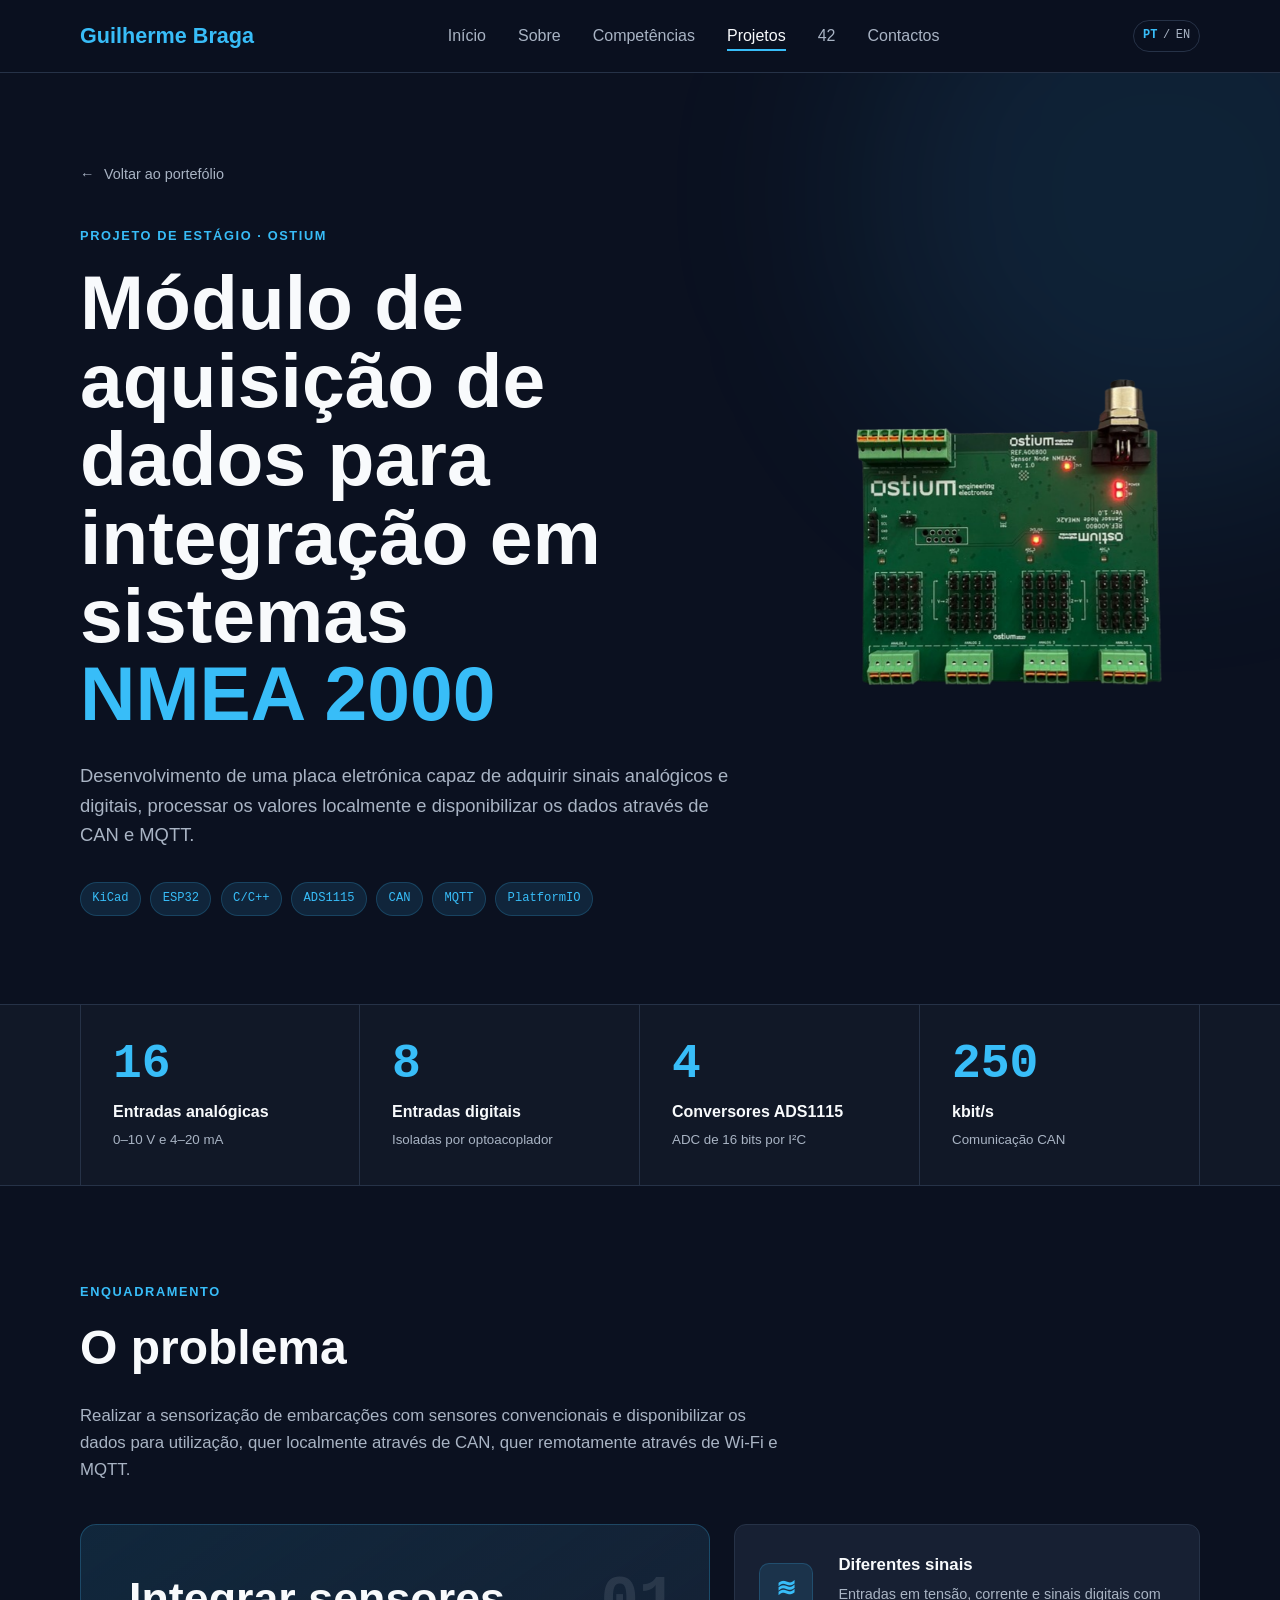
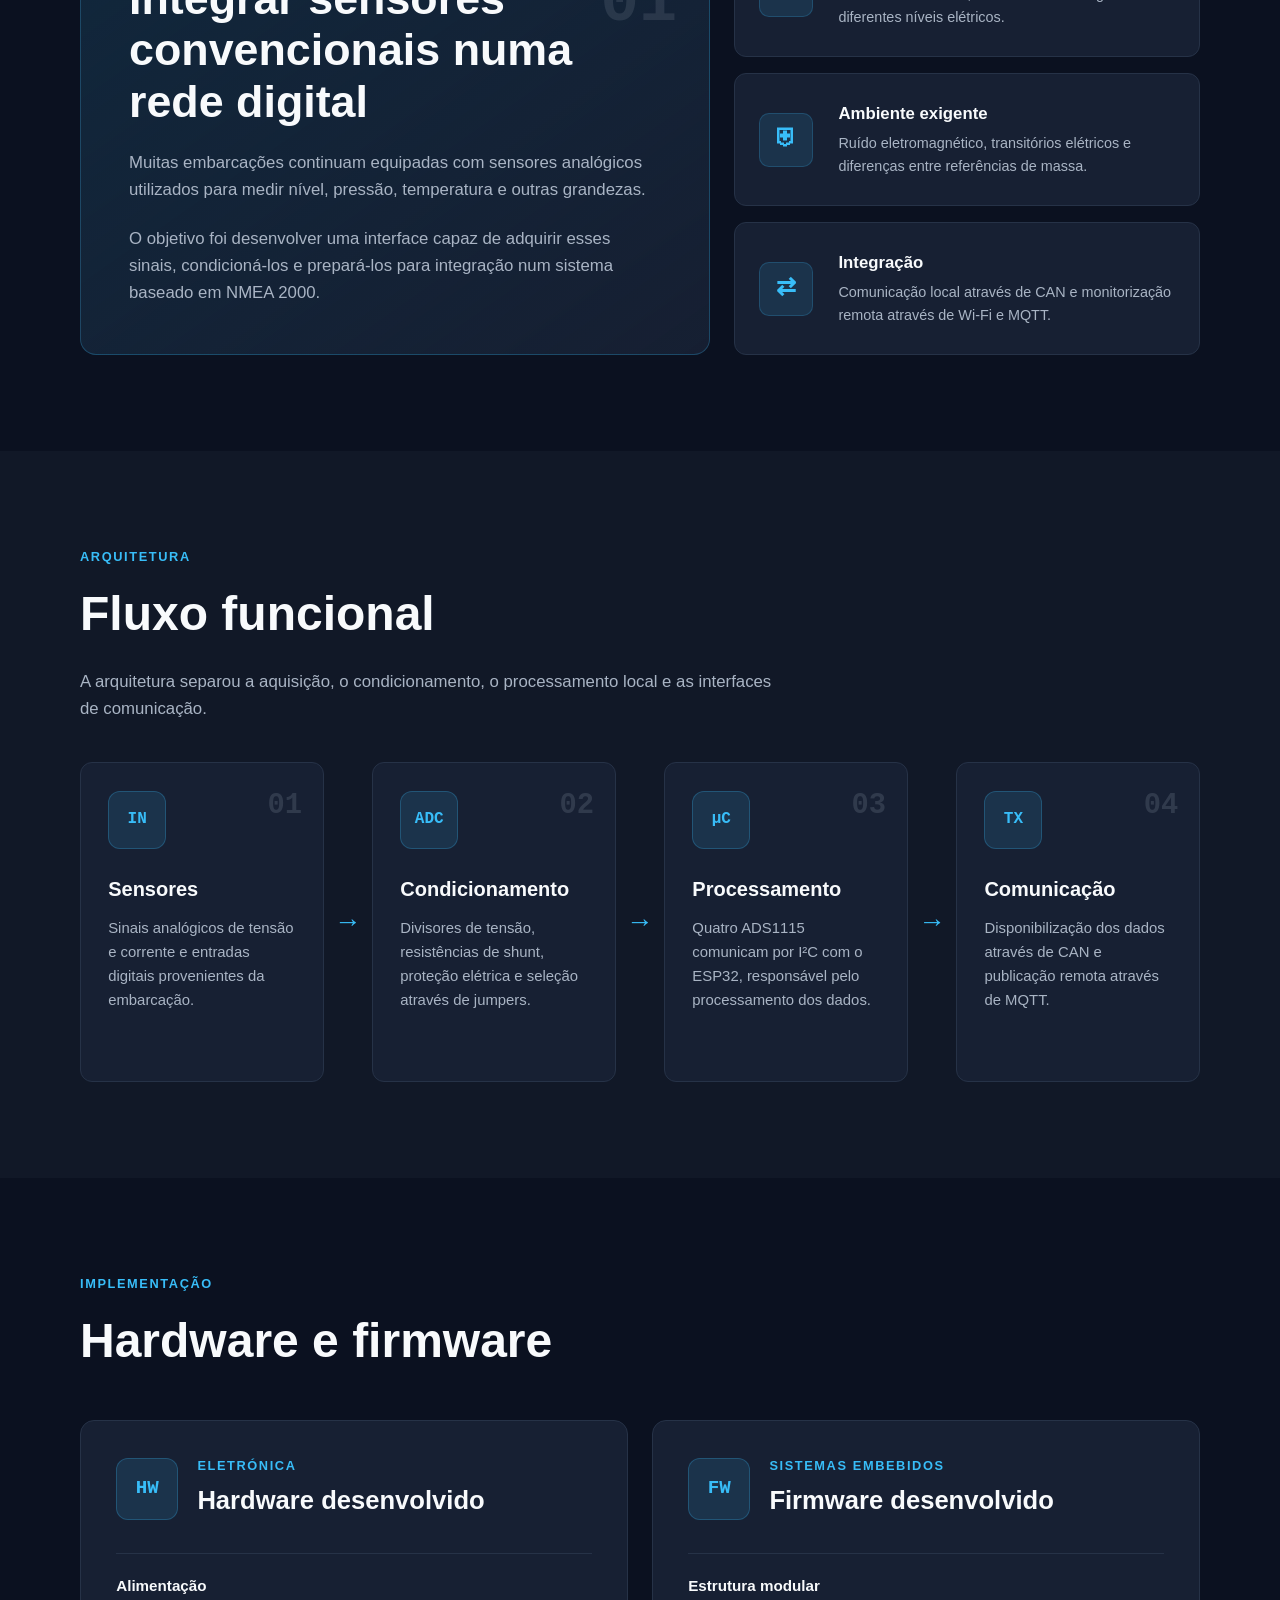
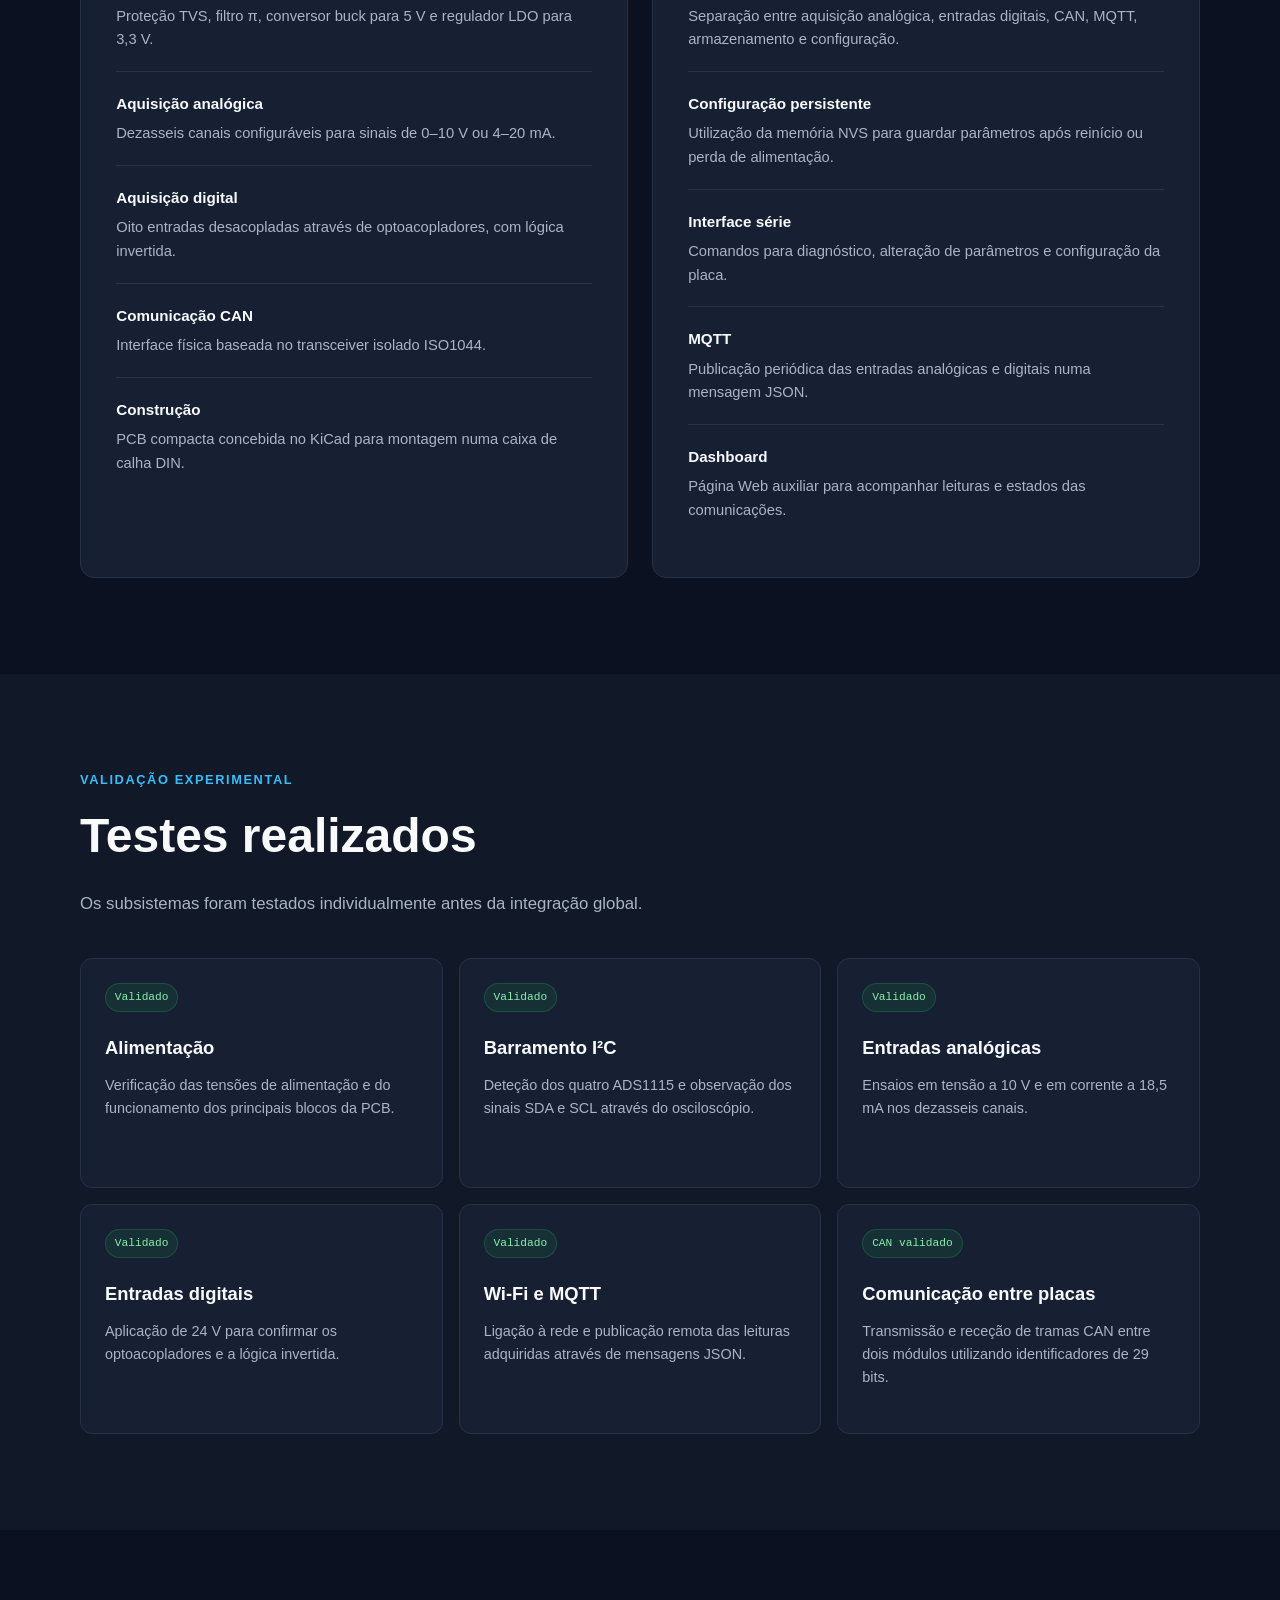
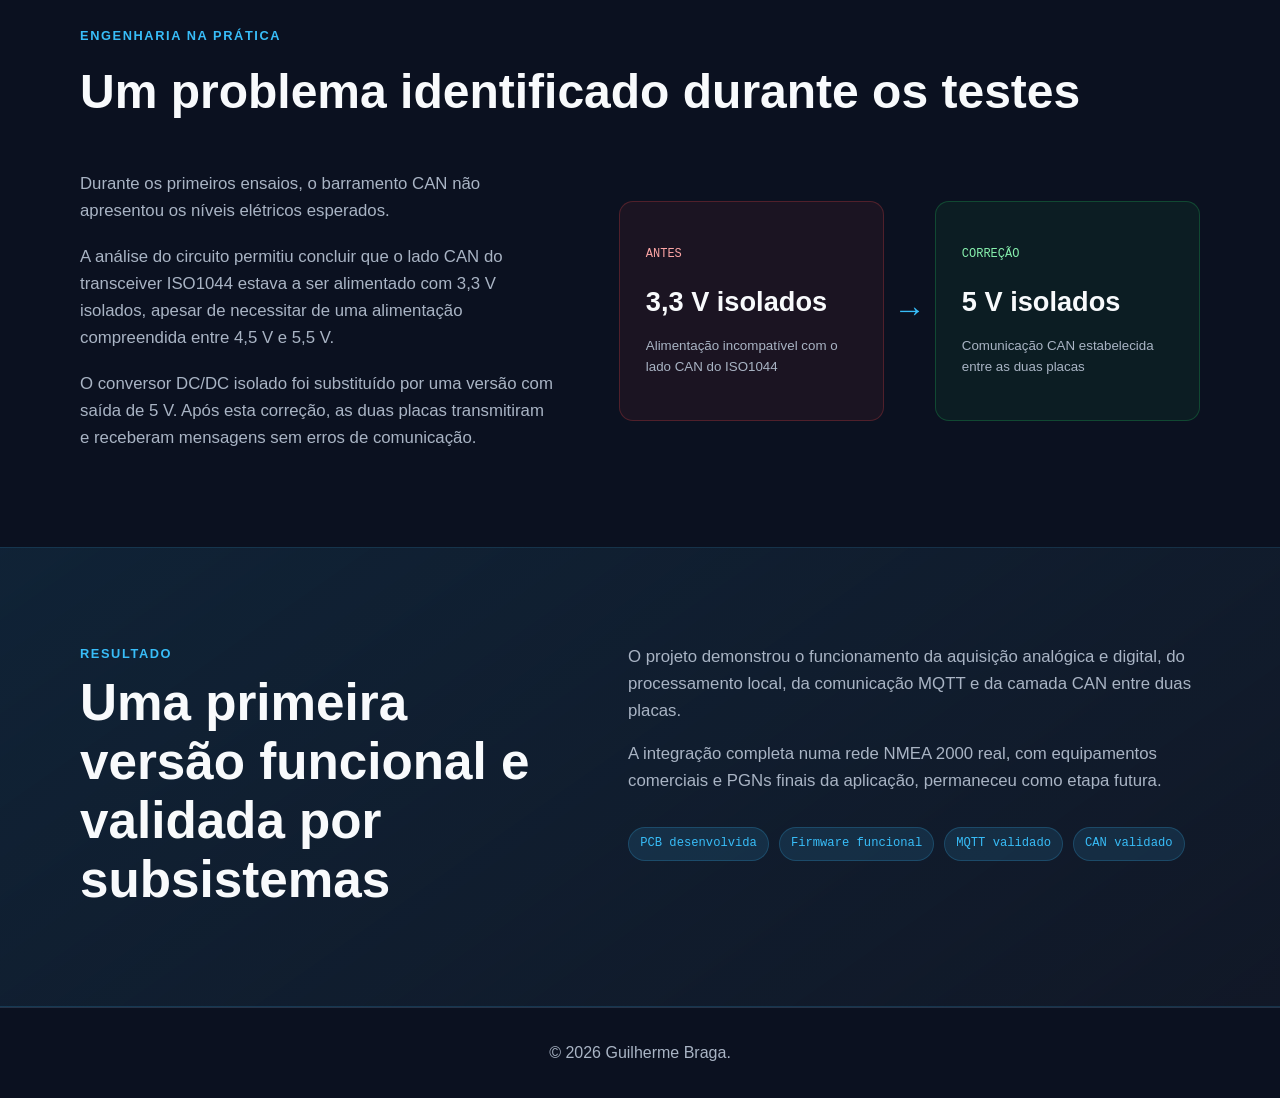
<file: projeto-nmea2000.html>
<!DOCTYPE html>
<html lang="pt-PT">
<head>
        <meta charset="UTF-8">

        <meta
                name="viewport"
                content="width=device-width, initial-scale=1.0"
        >

        <meta
                name="description"
                content="Desenvolvimento de um módulo de aquisição de dados para integração em sistemas NMEA 2000."
        >

        <title>Projeto NMEA 2000 | Guilherme Braga</title>

        <link rel="stylesheet" href="css/style.css?v=10">
        <link rel="stylesheet" href="css/nmea.css?v=3">
</head>

<body>
        <header class="header">
                <nav class="navbar">
                        <a href="index.html" class="logo">
                                Guilherme Braga
                        </a>

                        <ul class="nav-links">
                                <li>
                                        <a
                                                href="index.html#inicio"
                                                data-i18n="nav.home"
                                        >
                                                Início
                                        </a>
                                </li>

                                <li>
                                        <a
                                                href="index.html#sobre"
                                                data-i18n="nav.about"
                                        >
                                                Sobre
                                        </a>
                                </li>

                                <li>
                                        <a
                                                href="index.html#competencias"
                                                data-i18n="nav.skills"
                                        >
                                                Competências
                                        </a>
                                </li>

                                <li>
                                        <a
                                                href="index.html#projetos"
                                                class="active"
                                                data-i18n="nav.projects"
                                        >
                                                Projetos
                                        </a>
                                </li>

                                <li>
                                        <a href="projetos-42.html">
                                                42
                                        </a>
                                </li>

                                <li>
                                        <a
                                                href="index.html#contactos"
                                                data-i18n="nav.contacts"
                                        >
                                                Contactos
                                        </a>
                                </li>
                        </ul>

                        <div
                                class="language-switcher"
                                aria-label="Selecionar idioma"
                                data-i18n-attr="aria-label:language.selector"
                        >
                                <button
                                        type="button"
                                        class="language-button active"
                                        data-language="pt"
                                        aria-label="Mudar idioma para português"
                                        data-i18n-attr="aria-label:language.portuguese"
                                >
                                        PT
                                </button>

                                <span aria-hidden="true">
                                        /
                                </span>

                                <button
                                        type="button"
                                        class="language-button"
                                        data-language="en"
                                        aria-label="Mudar idioma para inglês"
                                        data-i18n-attr="aria-label:language.english"
                                >
                                        EN
                                </button>
                        </div>
                </nav>
        </header>

        <main>
                <section class="nmea-hero">
                        <div class="nmea-hero-inner">
                                <div class="nmea-hero-content">
                                        <a
                                                href="index.html#projetos"
                                                class="back-link"
                                        >
                                                <span aria-hidden="true">
                                                        ←
                                                </span>

                                                <span data-i18n="nmea.back">
                                                        Voltar ao portefólio
                                                </span>
                                        </a>

                                        <p
                                                class="hero-label"
                                                data-i18n="nmea.hero.label"
                                        >
                                                Projeto de estágio · OSTIUM
                                        </p>

                                        <h1 data-i18n-html="nmea.hero.title">
                                                Módulo de aquisição de dados para
                                                integração em sistemas

                                                <span>
                                                        NMEA 2000
                                                </span>
                                        </h1>

                                        <p
                                                class="nmea-hero-description"
                                                data-i18n="nmea.hero.description"
                                        >
                                                Desenvolvimento de uma placa eletrónica capaz
                                                de adquirir sinais analógicos e digitais,
                                                processar os valores localmente e disponibilizar
                                                os dados através de CAN e MQTT.
                                        </p>

                                        <div class="nmea-tags">
                                                <span>KiCad</span>
                                                <span>ESP32</span>
                                                <span>C/C++</span>
                                                <span>ADS1115</span>
                                                <span>CAN</span>
                                                <span>MQTT</span>
                                                <span>PlatformIO</span>
                                        </div>
                                </div>

                                <div class="nmea-board-showcase">
                                        <div class="nmea-board-frame">
                                                <figure
                                                        class="nmea-board-image"
                                                        data-fallback="PCB NMEA 2000"
                                                >
                                                        <img
                                                                src="assets/images/PCB_vista_geral.png"
                                                                alt="PCB desenvolvida para o módulo de aquisição NMEA 2000"
                                                                data-i18n-attr="alt:nmea.hero.imageAlt"
                                                                onerror="this.remove();"
                                                        >
                                                </figure>
                                        </div>
                                </div>
                        </div>
                </section>

                <section class="nmea-stats-section">
                        <div class="nmea-stats">
                                <article>
                                        <strong>
                                                16
                                        </strong>

                                        <span data-i18n="nmea.stats.analogue">
                                                Entradas analógicas
                                        </span>

                                        <small>
                                                0–10 V e 4–20 mA
                                        </small>
                                </article>

                                <article>
                                        <strong>
                                                8
                                        </strong>

                                        <span data-i18n="nmea.stats.digital">
                                                Entradas digitais
                                        </span>

                                        <small data-i18n="nmea.stats.digitalDetail">
                                                Isoladas por optoacoplador
                                        </small>
                                </article>

                                <article>
                                        <strong>
                                                4
                                        </strong>

                                        <span data-i18n="nmea.stats.converters">
                                                Conversores ADS1115
                                        </span>

                                        <small data-i18n="nmea.stats.converterDetail">
                                                ADC de 16 bits por I²C
                                        </small>
                                </article>

                                <article>
                                        <strong>
                                                250
                                        </strong>

                                        <span>
                                                kbit/s
                                        </span>

                                        <small data-i18n="nmea.stats.can">
                                                Comunicação CAN
                                        </small>
                                </article>
                        </div>
                </section>

                <section class="section nmea-problem-section">
                        <div class="section-header">
                                <p
                                        class="section-label"
                                        data-i18n="nmea.problem.label"
                                >
                                        Enquadramento
                                </p>

                                <h2 data-i18n="nmea.problem.title">
                                        O problema
                                </h2>

                                <p
                                        class="section-description"
                                        data-i18n="nmea.problem.description"
                                >
                                        Realizar a sensorização de embarcações com sensores
                                        convencionais e disponibilizar os dados para utilização,
                                        quer localmente através de CAN, quer remotamente através
                                        de Wi-Fi e MQTT.
                                </p>
                        </div>

                        <div class="nmea-problem-grid">
                                <article class="nmea-problem-main">
                                        <span class="nmea-card-index">
                                                01
                                        </span>

                                        <h3 data-i18n="nmea.problem.mainTitle">
                                                Integrar sensores convencionais numa rede digital
                                        </h3>

                                        <p data-i18n="nmea.problem.mainParagraphOne">
                                                Muitas embarcações continuam equipadas com sensores
                                                analógicos utilizados para medir nível, pressão,
                                                temperatura e outras grandezas.
                                        </p>

                                        <p data-i18n="nmea.problem.mainParagraphTwo">
                                                O objetivo foi desenvolver uma interface capaz de
                                                adquirir esses sinais, condicioná-los e prepará-los
                                                para integração num sistema baseado em NMEA 2000.
                                        </p>
                                </article>

                                <div class="nmea-problem-points">
                                        <article>
                                                <span aria-hidden="true">
                                                        ≋
                                                </span>

                                                <div>
                                                        <h3 data-i18n="nmea.problem.signalsTitle">
                                                                Diferentes sinais
                                                        </h3>

                                                        <p data-i18n="nmea.problem.signalsDescription">
                                                                Entradas em tensão, corrente e sinais
                                                                digitais com diferentes níveis elétricos.
                                                        </p>
                                                </div>
                                        </article>

                                        <article>
                                                <span aria-hidden="true">
                                                        ⛨
                                                </span>

                                                <div>
                                                        <h3 data-i18n="nmea.problem.environmentTitle">
                                                                Ambiente exigente
                                                        </h3>

                                                        <p data-i18n="nmea.problem.environmentDescription">
                                                                Ruído eletromagnético, transitórios
                                                                elétricos e diferenças entre referências
                                                                de massa.
                                                        </p>
                                                </div>
                                        </article>

                                        <article>
                                                <span aria-hidden="true">
                                                        ⇄
                                                </span>

                                                <div>
                                                        <h3 data-i18n="nmea.problem.integrationTitle">
                                                                Integração
                                                        </h3>

                                                        <p data-i18n="nmea.problem.integrationDescription">
                                                                Comunicação local através de CAN e
                                                                monitorização remota através de Wi-Fi
                                                                e MQTT.
                                                        </p>
                                                </div>
                                        </article>
                                </div>
                        </div>
                </section>

                <section class="section nmea-architecture-section">
                        <div class="section-header">
                                <p
                                        class="section-label"
                                        data-i18n="nmea.architecture.label"
                                >
                                        Arquitetura
                                </p>

                                <h2 data-i18n="nmea.architecture.title">
                                        Fluxo funcional
                                </h2>

                                <p
                                        class="section-description"
                                        data-i18n="nmea.architecture.description"
                                >
                                        A arquitetura separou a aquisição, o condicionamento,
                                        o processamento local e as interfaces de comunicação.
                                </p>
                        </div>

                        <div class="nmea-flow">
                                <article class="nmea-flow-block">
                                        <span class="nmea-flow-number">
                                                01
                                        </span>

                                        <div class="nmea-flow-icon">
                                                IN
                                        </div>

                                        <h3 data-i18n="nmea.architecture.sensorsTitle">
                                                Sensores
                                        </h3>

                                        <p data-i18n="nmea.architecture.sensorsDescription">
                                                Sinais analógicos de tensão e corrente e entradas
                                                digitais provenientes da embarcação.
                                        </p>
                                </article>

                                <span
                                        class="nmea-flow-arrow"
                                        aria-hidden="true"
                                >
                                        →
                                </span>

                                <article class="nmea-flow-block">
                                        <span class="nmea-flow-number">
                                                02
                                        </span>

                                        <div class="nmea-flow-icon">
                                                ADC
                                        </div>

                                        <h3 data-i18n="nmea.architecture.conditioningTitle">
                                                Condicionamento
                                        </h3>

                                        <p data-i18n="nmea.architecture.conditioningDescription">
                                                Divisores de tensão, resistências de shunt,
                                                proteção elétrica e seleção através de jumpers.
                                        </p>
                                </article>

                                <span
                                        class="nmea-flow-arrow"
                                        aria-hidden="true"
                                >
                                        →
                                </span>

                                <article class="nmea-flow-block">
                                        <span class="nmea-flow-number">
                                                03
                                        </span>

                                        <div class="nmea-flow-icon">
                                                μC
                                        </div>

                                        <h3 data-i18n="nmea.architecture.processingTitle">
                                                Processamento
                                        </h3>

                                        <p data-i18n="nmea.architecture.processingDescription">
                                                Quatro ADS1115 comunicam por I²C com o ESP32,
                                                responsável pelo processamento dos dados.
                                        </p>
                                </article>

                                <span
                                        class="nmea-flow-arrow"
                                        aria-hidden="true"
                                >
                                        →
                                </span>

                                <article class="nmea-flow-block">
                                        <span class="nmea-flow-number">
                                                04
                                        </span>

                                        <div class="nmea-flow-icon">
                                                TX
                                        </div>

                                        <h3 data-i18n="nmea.architecture.communicationTitle">
                                                Comunicação
                                        </h3>

                                        <p data-i18n="nmea.architecture.communicationDescription">
                                                Disponibilização dos dados através de CAN e
                                                publicação remota através de MQTT.
                                        </p>
                                </article>
                        </div>
                </section>

                <section class="section nmea-development-section">
                        <div class="section-header">
                                <p
                                        class="section-label"
                                        data-i18n="nmea.development.label"
                                >
                                        Implementação
                                </p>

                                <h2 data-i18n="nmea.development.title">
                                        Hardware e firmware
                                </h2>
                        </div>

                        <div class="nmea-development-grid">
                                <article class="nmea-development-card">
                                        <div class="nmea-development-heading">
                                                <span>
                                                        HW
                                                </span>

                                                <div>
                                                        <p
                                                                class="project-category"
                                                                data-i18n="nmea.development.hardware.category"
                                                        >
                                                                Eletrónica
                                                        </p>

                                                        <h3 data-i18n="nmea.development.hardware.title">
                                                                Hardware desenvolvido
                                                        </h3>
                                                </div>
                                        </div>

                                        <div class="nmea-feature-list">
                                                <div>
                                                        <strong data-i18n="nmea.development.hardware.powerTitle">
                                                                Alimentação
                                                        </strong>

                                                        <p data-i18n="nmea.development.hardware.powerDescription">
                                                                Proteção TVS, filtro π, conversor buck
                                                                para 5 V e regulador LDO para 3,3 V.
                                                        </p>
                                                </div>

                                                <div>
                                                        <strong data-i18n="nmea.development.hardware.analogueTitle">
                                                                Aquisição analógica
                                                        </strong>

                                                        <p data-i18n="nmea.development.hardware.analogueDescription">
                                                                Dezasseis canais configuráveis para
                                                                sinais de 0–10 V ou 4–20 mA.
                                                        </p>
                                                </div>

                                                <div>
                                                        <strong data-i18n="nmea.development.hardware.digitalTitle">
                                                                Aquisição digital
                                                        </strong>

                                                        <p data-i18n="nmea.development.hardware.digitalDescription">
                                                                Oito entradas desacopladas através de
                                                                optoacopladores, com lógica invertida.
                                                        </p>
                                                </div>

                                                <div>
                                                        <strong data-i18n="nmea.development.hardware.canTitle">
                                                                Comunicação CAN
                                                        </strong>

                                                        <p data-i18n="nmea.development.hardware.canDescription">
                                                                Interface física baseada no
                                                                transceiver isolado ISO1044.
                                                        </p>
                                                </div>

                                                <div>
                                                        <strong data-i18n="nmea.development.hardware.constructionTitle">
                                                                Construção
                                                        </strong>

                                                        <p data-i18n="nmea.development.hardware.constructionDescription">
                                                                PCB compacta concebida no KiCad para
                                                                montagem numa caixa de calha DIN.
                                                        </p>
                                                </div>
                                        </div>
                                </article>

                                <article class="nmea-development-card">
                                        <div class="nmea-development-heading">
                                                <span>
                                                        FW
                                                </span>

                                                <div>
                                                        <p
                                                                class="project-category"
                                                                data-i18n="nmea.development.firmware.category"
                                                        >
                                                                Sistemas embebidos
                                                        </p>

                                                        <h3 data-i18n="nmea.development.firmware.title">
                                                                Firmware desenvolvido
                                                        </h3>
                                                </div>
                                        </div>

                                        <div class="nmea-feature-list">
                                                <div>
                                                        <strong data-i18n="nmea.development.firmware.modularTitle">
                                                                Estrutura modular
                                                        </strong>

                                                        <p data-i18n="nmea.development.firmware.modularDescription">
                                                                Separação entre aquisição analógica,
                                                                entradas digitais, CAN, MQTT,
                                                                armazenamento e configuração.
                                                        </p>
                                                </div>

                                                <div>
                                                        <strong data-i18n="nmea.development.firmware.storageTitle">
                                                                Configuração persistente
                                                        </strong>

                                                        <p data-i18n="nmea.development.firmware.storageDescription">
                                                                Utilização da memória NVS para guardar
                                                                parâmetros após reinício ou perda de
                                                                alimentação.
                                                        </p>
                                                </div>

                                                <div>
                                                        <strong data-i18n="nmea.development.firmware.serialTitle">
                                                                Interface série
                                                        </strong>

                                                        <p data-i18n="nmea.development.firmware.serialDescription">
                                                                Comandos para diagnóstico, alteração
                                                                de parâmetros e configuração da placa.
                                                        </p>
                                                </div>

                                                <div>
                                                        <strong>
                                                                MQTT
                                                        </strong>

                                                        <p data-i18n="nmea.development.firmware.mqttDescription">
                                                                Publicação periódica das entradas
                                                                analógicas e digitais numa mensagem JSON.
                                                        </p>
                                                </div>

                                                <div>
                                                        <strong>
                                                                Dashboard
                                                        </strong>

                                                        <p data-i18n="nmea.development.firmware.dashboardDescription">
                                                                Página Web auxiliar para acompanhar
                                                                leituras e estados das comunicações.
                                                        </p>
                                                </div>
                                        </div>
                                </article>
                        </div>
                </section>

                <section class="section nmea-tests-section">
                        <div class="section-header">
                                <p
                                        class="section-label"
                                        data-i18n="nmea.tests.label"
                                >
                                        Validação experimental
                                </p>

                                <h2 data-i18n="nmea.tests.title">
                                        Testes realizados
                                </h2>

                                <p
                                        class="section-description"
                                        data-i18n="nmea.tests.description"
                                >
                                        Os subsistemas foram testados individualmente antes
                                        da integração global.
                                </p>
                        </div>

                        <div class="nmea-tests-grid">
                                <article>
                                        <span
                                                class="nmea-test-status"
                                                data-i18n="nmea.tests.validated"
                                        >
                                                Validado
                                        </span>

                                        <strong data-i18n="nmea.tests.powerTitle">
                                                Alimentação
                                        </strong>

                                        <p data-i18n="nmea.tests.powerDescription">
                                                Verificação das tensões de alimentação e do
                                                funcionamento dos principais blocos da PCB.
                                        </p>
                                </article>

                                <article>
                                        <span
                                                class="nmea-test-status"
                                                data-i18n="nmea.tests.validated"
                                        >
                                                Validado
                                        </span>

                                        <strong data-i18n="nmea.tests.i2cTitle">
                                                Barramento I²C
                                        </strong>

                                        <p data-i18n="nmea.tests.i2cDescription">
                                                Deteção dos quatro ADS1115 e observação dos sinais
                                                SDA e SCL através do osciloscópio.
                                        </p>
                                </article>

                                <article>
                                        <span
                                                class="nmea-test-status"
                                                data-i18n="nmea.tests.validated"
                                        >
                                                Validado
                                        </span>

                                        <strong data-i18n="nmea.tests.analogueTitle">
                                                Entradas analógicas
                                        </strong>

                                        <p data-i18n="nmea.tests.analogueDescription">
                                                Ensaios em tensão a 10 V e em corrente a
                                                18,5 mA nos dezasseis canais.
                                        </p>
                                </article>

                                <article>
                                        <span
                                                class="nmea-test-status"
                                                data-i18n="nmea.tests.validated"
                                        >
                                                Validado
                                        </span>

                                        <strong data-i18n="nmea.tests.digitalTitle">
                                                Entradas digitais
                                        </strong>

                                        <p data-i18n="nmea.tests.digitalDescription">
                                                Aplicação de 24 V para confirmar os
                                                optoacopladores e a lógica invertida.
                                        </p>
                                </article>

                                <article>
                                        <span
                                                class="nmea-test-status"
                                                data-i18n="nmea.tests.validated"
                                        >
                                                Validado
                                        </span>

                                        <strong>
                                                Wi-Fi e MQTT
                                        </strong>

                                        <p data-i18n="nmea.tests.mqttDescription">
                                                Ligação à rede e publicação remota das leituras
                                                adquiridas através de mensagens JSON.
                                        </p>
                                </article>

                                <article>
                                        <span
                                                class="nmea-test-status"
                                                data-i18n="nmea.tests.canValidated"
                                        >
                                                CAN validado
                                        </span>

                                        <strong data-i18n="nmea.tests.canTitle">
                                                Comunicação entre placas
                                        </strong>

                                        <p data-i18n="nmea.tests.canDescription">
                                                Transmissão e receção de tramas CAN entre dois
                                                módulos utilizando identificadores de 29 bits.
                                        </p>
                                </article>
                        </div>
                </section>

                <section class="section nmea-debug-section">
                        <div class="section-header">
                                <p
                                        class="section-label"
                                        data-i18n="nmea.debug.label"
                                >
                                        Engenharia na prática
                                </p>

                                <h2 data-i18n="nmea.debug.title">
                                        Um problema identificado durante os testes
                                </h2>
                        </div>

                        <div class="nmea-debug-layout">
                                <div class="nmea-debug-description">
                                        <p data-i18n="nmea.debug.paragraphOne">
                                                Durante os primeiros ensaios, o barramento CAN
                                                não apresentou os níveis elétricos esperados.
                                        </p>

                                        <p data-i18n="nmea.debug.paragraphTwo">
                                                A análise do circuito permitiu concluir que o lado
                                                CAN do transceiver ISO1044 estava a ser alimentado
                                                com 3,3 V isolados, apesar de necessitar de uma
                                                alimentação compreendida entre 4,5 V e 5,5 V.
                                        </p>

                                        <p data-i18n="nmea.debug.paragraphThree">
                                                O conversor DC/DC isolado foi substituído por uma
                                                versão com saída de 5 V. Após esta correção,
                                                as duas placas transmitiram e receberam mensagens
                                                sem erros de comunicação.
                                        </p>
                                </div>

                                <div class="nmea-debug-comparison">
                                        <article class="nmea-debug-before">
                                                <span data-i18n="nmea.debug.before">
                                                        Antes
                                                </span>

                                                <strong data-i18n="nmea.debug.beforeVoltage">
                                                        3,3 V isolados
                                                </strong>

                                                <small data-i18n="nmea.debug.beforeDescription">
                                                        Alimentação incompatível com o lado CAN
                                                        do ISO1044
                                                </small>
                                        </article>

                                        <span
                                                class="nmea-debug-arrow"
                                                aria-hidden="true"
                                        >
                                                →
                                        </span>

                                        <article class="nmea-debug-after">
                                                <span data-i18n="nmea.debug.correction">
                                                        Correção
                                                </span>

                                                <strong data-i18n="nmea.debug.afterVoltage">
                                                        5 V isolados
                                                </strong>

                                                <small data-i18n="nmea.debug.afterDescription">
                                                        Comunicação CAN estabelecida entre as
                                                        duas placas
                                                </small>
                                        </article>
                                </div>
                        </div>
                </section>

                <section class="section nmea-results-section">
                        <div class="nmea-results">
                                <div>
                                        <p
                                                class="section-label"
                                                data-i18n="nmea.results.label"
                                        >
                                                Resultado
                                        </p>

                                        <h2 data-i18n="nmea.results.title">
                                                Uma primeira versão funcional e validada por
                                                subsistemas
                                        </h2>
                                </div>

                                <div class="nmea-results-text">
                                        <p data-i18n="nmea.results.paragraphOne">
                                                O projeto demonstrou o funcionamento da aquisição
                                                analógica e digital, do processamento local,
                                                da comunicação MQTT e da camada CAN entre duas
                                                placas.
                                        </p>

                                        <p data-i18n="nmea.results.paragraphTwo">
                                                A integração completa numa rede NMEA 2000 real,
                                                com equipamentos comerciais e PGNs finais da
                                                aplicação, permaneceu como etapa futura.
                                        </p>

                                        <div class="nmea-results-tags">
                                                <span data-i18n="nmea.results.pcb">
                                                        PCB desenvolvida
                                                </span>

                                                <span data-i18n="nmea.results.firmware">
                                                        Firmware funcional
                                                </span>

                                                <span data-i18n="nmea.results.mqtt">
                                                        MQTT validado
                                                </span>

                                                <span data-i18n="nmea.results.can">
                                                        CAN validado
                                                </span>
                                        </div>
                                </div>
                        </div>
                </section>
        </main>

        <footer class="footer">
                <p>
                        © <span id="current-year"></span> Guilherme Braga.
                </p>
        </footer>

        <script src="js/main.js"></script>
        <script src="js/lang.js"></script>
</body>
</html>
</file>
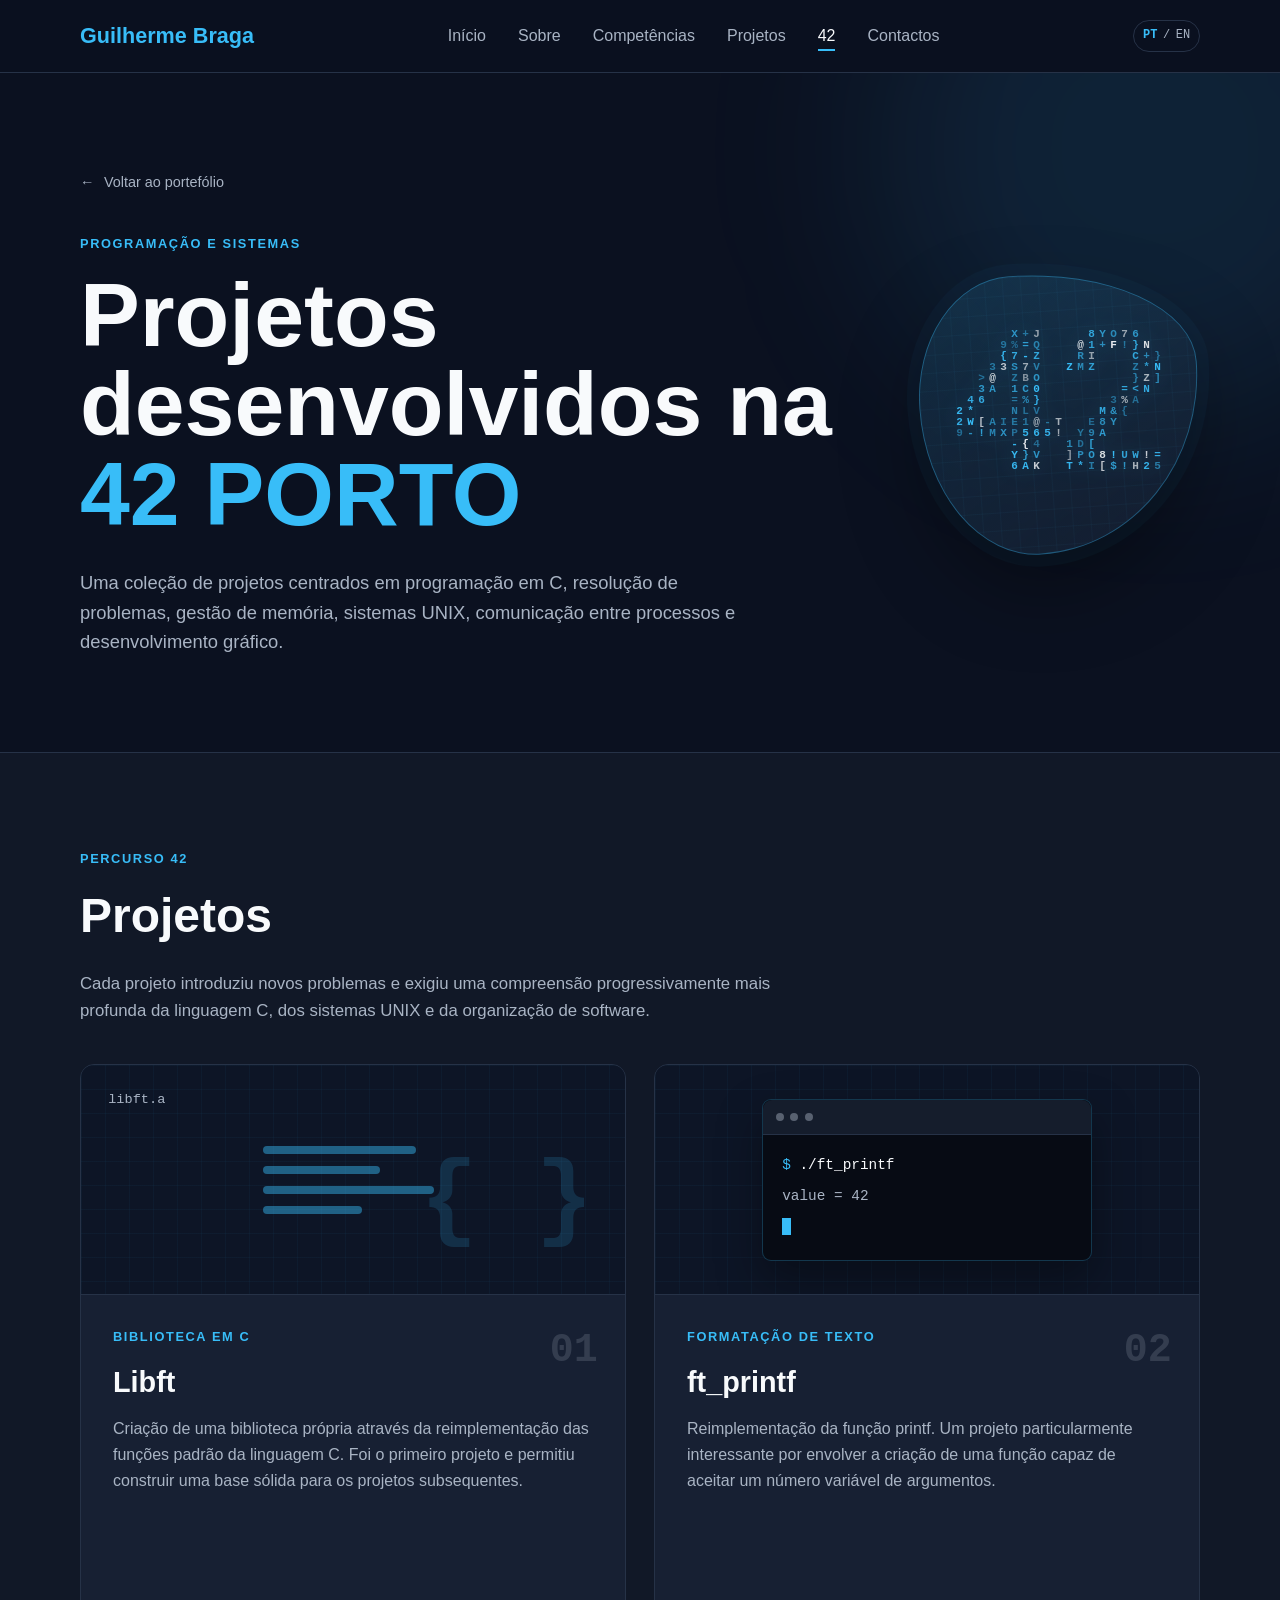
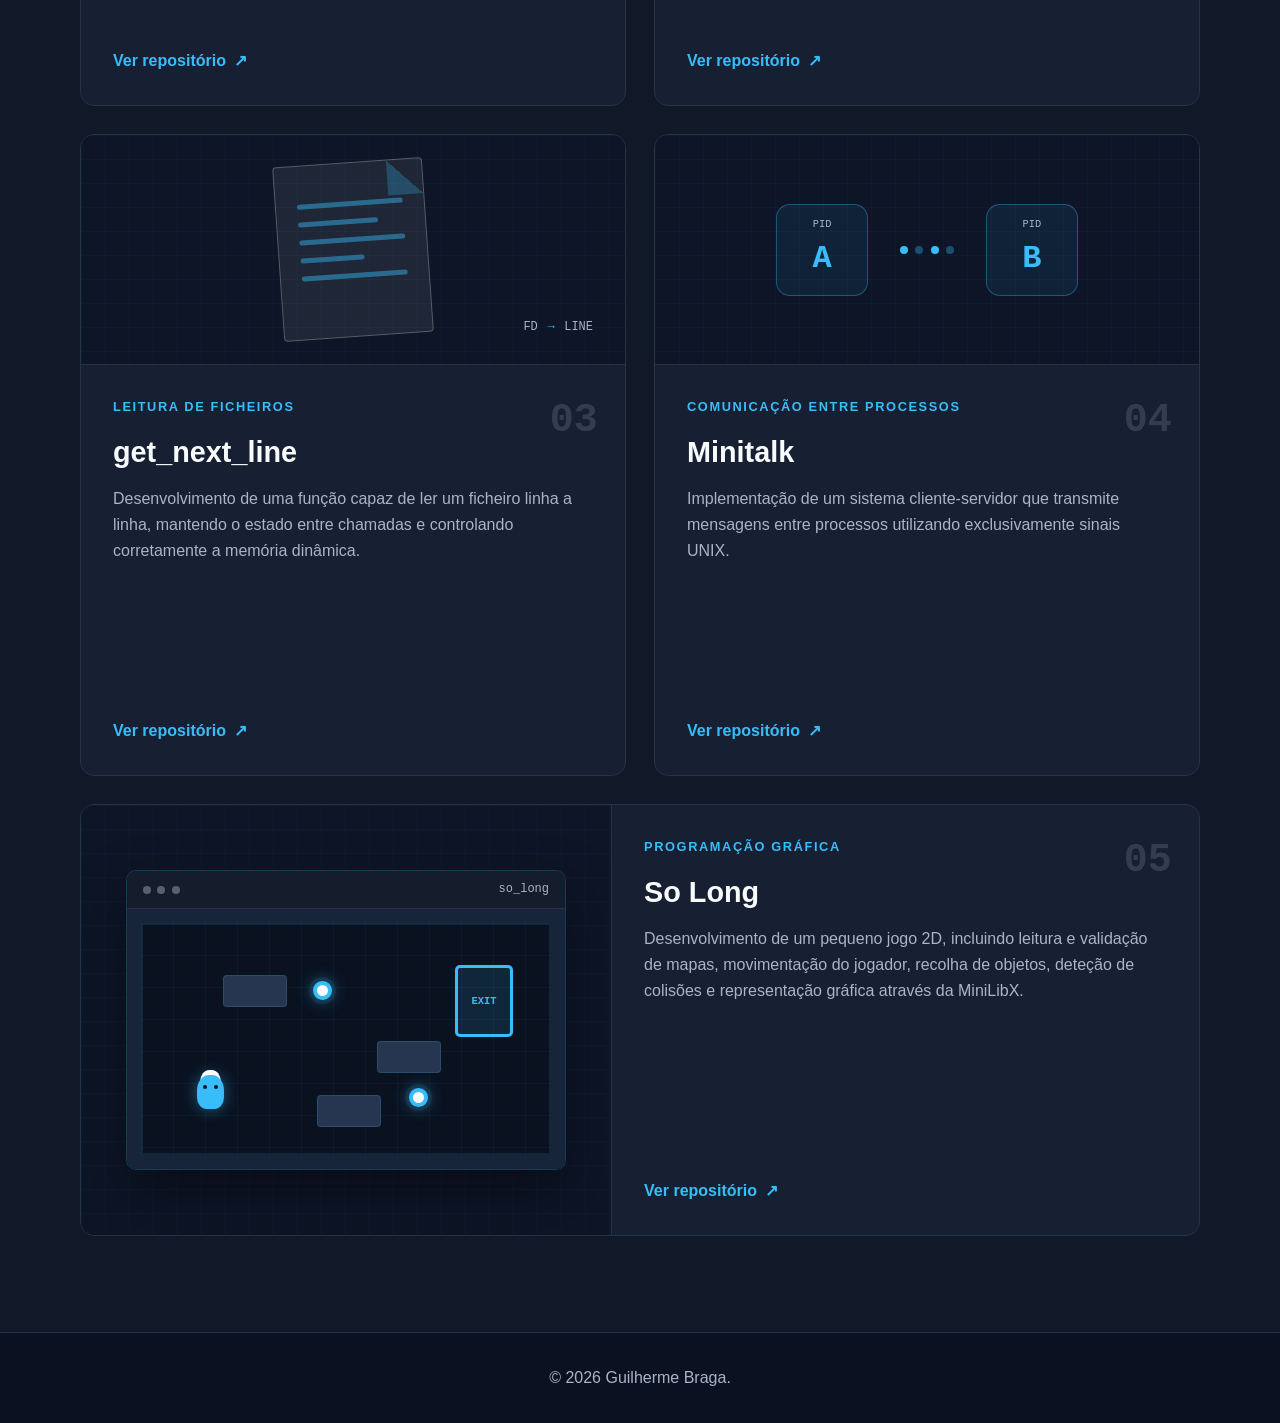
<file: projetos-42.html>
<!DOCTYPE html>
<html lang="pt-PT">
<head>
        <meta charset="UTF-8">

        <meta
                name="viewport"
                content="width=device-width, initial-scale=1.0"
        >

        <meta
                name="description"
                content="Projetos desenvolvidos por Guilherme Braga durante o percurso na 42."
        >

        <title>Projetos 42 | Guilherme Braga</title>

        <link rel="stylesheet" href="css/style.css?v=10">
</head>

<body>
        <header class="header">
                <nav class="navbar">
                        <a href="index.html" class="logo">
                                Guilherme Braga
                        </a>

                        <ul class="nav-links">
                                <li>
                                        <a
                                                href="index.html#inicio"
                                                data-i18n="nav.home"
                                        >
                                                Início
                                        </a>
                                </li>

                                <li>
                                        <a
                                                href="index.html#sobre"
                                                data-i18n="nav.about"
                                        >
                                                Sobre
                                        </a>
                                </li>

                                <li>
                                        <a
                                                href="index.html#competencias"
                                                data-i18n="nav.skills"
                                        >
                                                Competências
                                        </a>
                                </li>

                                <li>
                                        <a
                                                href="index.html#projetos"
                                                data-i18n="nav.projects"
                                        >
                                                Projetos
                                        </a>
                                </li>

                                <li>
                                        <a
                                                href="projetos-42.html"
                                                class="active"
                                        >
                                                42
                                        </a>
                                </li>

                                <li>
                                        <a
                                                href="index.html#contactos"
                                                data-i18n="nav.contacts"
                                        >
                                                Contactos
                                        </a>
                                </li>
                        </ul>

                        <div
                                class="language-switcher"
                                aria-label="Selecionar idioma"
                                data-i18n-attr="aria-label:language.selector"
                        >
                                <button
                                        type="button"
                                        class="language-button active"
                                        data-language="pt"
                                        aria-label="Mudar idioma para português"
                                        data-i18n-attr="aria-label:language.portuguese"
                                >
                                        PT
                                </button>

                                <span aria-hidden="true">
                                        /
                                </span>

                                <button
                                        type="button"
                                        class="language-button"
                                        data-language="en"
                                        aria-label="Mudar idioma para inglês"
                                        data-i18n-attr="aria-label:language.english"
                                >
                                        EN
                                </button>
                        </div>
                </nav>
        </header>

        <main>
                <section class="forty-two-hero">
                        <div class="forty-two-hero-inner">
                                <div class="forty-two-hero-content">
                                        <a
                                                href="index.html#projetos"
                                                class="back-link"
                                        >
                                                <span aria-hidden="true">
                                                        ←
                                                </span>

                                                <span data-i18n="fortyTwo.back">
                                                        Voltar ao portefólio
                                                </span>
                                        </a>

                                        <p
                                                class="hero-label"
                                                data-i18n="fortyTwo.hero.label"
                                        >
                                                Programação e sistemas
                                        </p>

                                        <h1 data-i18n-html="fortyTwo.hero.title">
                                                Projetos desenvolvidos na

                                                <span class="highlight-text">
                                                        42 PORTO
                                                </span>
                                        </h1>

                                        <p
                                                class="forty-two-introduction"
                                                data-i18n="fortyTwo.hero.description"
                                        >
                                                Uma coleção de projetos centrados em programação
                                                em C, resolução de problemas, gestão de memória,
                                                sistemas UNIX, comunicação entre processos e
                                                desenvolvimento gráfico.
                                        </p>
                                </div>

                                <div
                                        class="forty-two-mark"
                                        role="img"
                                        aria-label="Número 42 formado por caracteres em movimento"
                                        data-i18n-attr="aria-label:fortyTwo.hero.animationAlt"
                                >
                                        <canvas id="matrix-42-canvas"></canvas>

                                        <span class="forty-two-mark-fallback">
                                                42
                                        </span>
                                </div>
                        </div>
                </section>

                <section class="section forty-two-projects-section">
                        <div class="section-header">
                                <p
                                        class="section-label"
                                        data-i18n="fortyTwo.projects.label"
                                >
                                        Percurso 42
                                </p>

                                <h2 data-i18n="fortyTwo.projects.title">
                                        Projetos
                                </h2>

                                <p
                                        class="section-description"
                                        data-i18n="fortyTwo.projects.description"
                                >
                                        Cada projeto introduziu novos problemas e exigiu uma
                                        compreensão progressivamente mais profunda da linguagem C,
                                        dos sistemas UNIX e da organização de software.
                                </p>
                        </div>

                        <div class="forty-two-grid">
                                <article class="forty-two-card">
                                        <div
                                                class="project-visual visual-libft"
                                                aria-hidden="true"
                                        >
                                                <span class="visual-library-name">
                                                        libft.a
                                                </span>

                                                <div class="visual-code-lines">
                                                        <span></span>
                                                        <span></span>
                                                        <span></span>
                                                        <span></span>
                                                </div>

                                                <span class="visual-symbol">
                                                        { }
                                                </span>
                                        </div>

                                        <div class="forty-two-card-content">
                                                <div class="card-number">
                                                        01
                                                </div>

                                                <p
                                                        class="project-category"
                                                        data-i18n="fortyTwo.projects.libft.category"
                                                >
                                                        Biblioteca em C
                                                </p>

                                                <h3>
                                                        Libft
                                                </h3>

                                                <p data-i18n="fortyTwo.projects.libft.description">
                                                        Criação de uma biblioteca própria através
                                                        da reimplementação das funções padrão da
                                                        linguagem C. Foi o primeiro projeto e
                                                        permitiu construir uma base sólida para
                                                        os projetos subsequentes.
                                                </p>

                                                <a
                                                        href="https://github.com/PSGui?tab=repositories&q=libft"
                                                        class="project-link"
                                                        target="_blank"
                                                        rel="noopener noreferrer"
                                                >
                                                        <span data-i18n="fortyTwo.projects.repository">
                                                                Ver repositório
                                                        </span>

                                                        <span aria-hidden="true">
                                                                ↗
                                                        </span>
                                                </a>
                                        </div>
                                </article>

                                <article class="forty-two-card">
                                        <div
                                                class="project-visual visual-printf"
                                                aria-hidden="true"
                                        >
                                                <div class="terminal-window">
                                                        <div class="terminal-header">
                                                                <span></span>
                                                                <span></span>
                                                                <span></span>
                                                        </div>

                                                        <div class="terminal-content">
                                                                <p>
                                                                        <span>$</span>
                                                                        ./ft_printf
                                                                </p>

                                                                <p class="terminal-output">
                                                                        value = 42
                                                                </p>

                                                                <span class="terminal-cursor"></span>
                                                        </div>
                                                </div>
                                        </div>

                                        <div class="forty-two-card-content">
                                                <div class="card-number">
                                                        02
                                                </div>

                                                <p
                                                        class="project-category"
                                                        data-i18n="fortyTwo.projects.printf.category"
                                                >
                                                        Formatação de texto
                                                </p>

                                                <h3>
                                                        ft_printf
                                                </h3>

                                                <p data-i18n="fortyTwo.projects.printf.description">
                                                        Reimplementação da função printf. Um projeto
                                                        particularmente interessante por envolver a
                                                        criação de uma função capaz de aceitar um
                                                        número variável de argumentos.
                                                </p>

                                                <a
                                                        href="https://github.com/PSGui?tab=repositories&q=printf"
                                                        class="project-link"
                                                        target="_blank"
                                                        rel="noopener noreferrer"
                                                >
                                                        <span data-i18n="fortyTwo.projects.repository">
                                                                Ver repositório
                                                        </span>

                                                        <span aria-hidden="true">
                                                                ↗
                                                        </span>
                                                </a>
                                        </div>
                                </article>

                                <article class="forty-two-card">
                                        <div
                                                class="project-visual visual-gnl"
                                                aria-hidden="true"
                                        >
                                                <div class="file-sheet">
                                                        <div class="file-corner"></div>

                                                        <span></span>
                                                        <span></span>
                                                        <span></span>
                                                        <span></span>
                                                        <span></span>
                                                </div>

                                                <div class="read-indicator">
                                                        <span>
                                                                FD
                                                        </span>

                                                        <strong>
                                                                →
                                                        </strong>

                                                        <span>
                                                                LINE
                                                        </span>
                                                </div>
                                        </div>

                                        <div class="forty-two-card-content">
                                                <div class="card-number">
                                                        03
                                                </div>

                                                <p
                                                        class="project-category"
                                                        data-i18n="fortyTwo.projects.gnl.category"
                                                >
                                                        Leitura de ficheiros
                                                </p>

                                                <h3>
                                                        get_next_line
                                                </h3>

                                                <p data-i18n="fortyTwo.projects.gnl.description">
                                                        Desenvolvimento de uma função capaz de ler
                                                        um ficheiro linha a linha, mantendo o estado
                                                        entre chamadas e controlando corretamente a
                                                        memória dinâmica.
                                                </p>

                                                <a
                                                        href="https://github.com/PSGui?tab=repositories&q=next"
                                                        class="project-link"
                                                        target="_blank"
                                                        rel="noopener noreferrer"
                                                >
                                                        <span data-i18n="fortyTwo.projects.repository">
                                                                Ver repositório
                                                        </span>

                                                        <span aria-hidden="true">
                                                                ↗
                                                        </span>
                                                </a>
                                        </div>
                                </article>

                                <article class="forty-two-card">
                                        <div
                                                class="project-visual visual-minitalk"
                                                aria-hidden="true"
                                        >
                                                <div class="process-node">
                                                        <span>
                                                                PID
                                                        </span>

                                                        <strong>
                                                                A
                                                        </strong>
                                                </div>

                                                <div class="signal-path">
                                                        <span></span>
                                                        <span></span>
                                                        <span></span>
                                                        <span></span>
                                                </div>

                                                <div class="process-node">
                                                        <span>
                                                                PID
                                                        </span>

                                                        <strong>
                                                                B
                                                        </strong>
                                                </div>
                                        </div>

                                        <div class="forty-two-card-content">
                                                <div class="card-number">
                                                        04
                                                </div>

                                                <p
                                                        class="project-category"
                                                        data-i18n="fortyTwo.projects.minitalk.category"
                                                >
                                                        Comunicação entre processos
                                                </p>

                                                <h3>
                                                        Minitalk
                                                </h3>

                                                <p data-i18n="fortyTwo.projects.minitalk.description">
                                                        Implementação de um sistema cliente-servidor
                                                        que transmite mensagens entre processos
                                                        utilizando exclusivamente sinais UNIX.
                                                </p>

                                                <a
                                                        href="https://github.com/PSGui?tab=repositories&q=minitalk"
                                                        class="project-link"
                                                        target="_blank"
                                                        rel="noopener noreferrer"
                                                >
                                                        <span data-i18n="fortyTwo.projects.repository">
                                                                Ver repositório
                                                        </span>

                                                        <span aria-hidden="true">
                                                                ↗
                                                        </span>
                                                </a>
                                        </div>
                                </article>

                                <article class="forty-two-card forty-two-card-wide">
                                        <div
                                                class="project-visual visual-so-long"
                                                aria-hidden="true"
                                        >
                                                <div class="so-long-window">
                                                        <div class="so-long-header">
                                                                <div>
                                                                        <span></span>
                                                                        <span></span>
                                                                        <span></span>
                                                                </div>

                                                                <p>
                                                                        so_long
                                                                </p>
                                                        </div>

                                                        <div class="so-long-map">
                                                                <span class="so-long-player"></span>

                                                                <span
                                                                        class="so-long-collectible collectible-one"
                                                                ></span>

                                                                <span
                                                                        class="so-long-collectible collectible-two"
                                                                ></span>

                                                                <span class="so-long-exit">
                                                                        EXIT
                                                                </span>

                                                                <span
                                                                        class="so-long-obstacle obstacle-one"
                                                                ></span>

                                                                <span
                                                                        class="so-long-obstacle obstacle-two"
                                                                ></span>

                                                                <span
                                                                        class="so-long-obstacle obstacle-three"
                                                                ></span>
                                                        </div>
                                                </div>
                                        </div>

                                        <div class="forty-two-card-content">
                                                <div class="card-number">
                                                        05
                                                </div>

                                                <p
                                                        class="project-category"
                                                        data-i18n="fortyTwo.projects.soLong.category"
                                                >
                                                        Programação gráfica
                                                </p>

                                                <h3>
                                                        So Long
                                                </h3>

                                                <p data-i18n="fortyTwo.projects.soLong.description">
                                                        Desenvolvimento de um pequeno jogo 2D,
                                                        incluindo leitura e validação de mapas,
                                                        movimentação do jogador, recolha de objetos,
                                                        deteção de colisões e representação
                                                        gráfica através da MiniLibX.
                                                </p>

                                                <a
                                                        href="https://github.com/PSGui?tab=repositories&q=so-long"
                                                        class="project-link"
                                                        target="_blank"
                                                        rel="noopener noreferrer"
                                                >
                                                        <span data-i18n="fortyTwo.projects.repository">
                                                                Ver repositório
                                                        </span>

                                                        <span aria-hidden="true">
                                                                ↗
                                                        </span>
                                                </a>
                                        </div>
                                </article>
                        </div>
                </section>
        </main>

        <footer class="footer">
                <p>
                        © <span id="current-year"></span> Guilherme Braga.
                </p>
        </footer>

        <script src="js/main.js"></script>
        <script src="js/lang.js"></script>
</body>
</html>
</file>
<file: css/style.css>
:root {
        --background: #0b1120;
        --background-secondary: #111827;
        --card-background: #172033;
        --card-background-light: #1b263b;
        --text-primary: #f8fafc;
        --text-secondary: #a9b4c4;
        --accent: #38bdf8;
        --accent-dark: #0284c7;
        --accent-soft: rgba(56, 189, 248, 0.12);
        --border: #263247;
        --max-width: 1120px;
}

* {
        box-sizing: border-box;
        margin: 0;
        padding: 0;
}

html {
        scroll-behavior: smooth;
}

body {
        min-width: 320px;

        font-family: Arial, Helvetica, sans-serif;

        background-color: var(--background);
        color: var(--text-primary);

        line-height: 1.6;
}

img {
        max-width: 100%;
}

a {
        color: inherit;
        text-decoration: none;
}

.header {
        position: sticky;
        top: 0;
        z-index: 100;

        background-color: rgba(11, 17, 32, 0.92);
        border-bottom: 1px solid var(--border);

        backdrop-filter: blur(12px);
}

.navbar {
        width: min(90%, var(--max-width));
        min-height: 72px;
        margin: 0 auto;

        display: flex;
        align-items: center;
        justify-content: space-between;
}

.logo {
        color: var(--accent);

        font-size: 1.35rem;
        font-weight: 700;
}

.nav-links {
        display: flex;
        gap: 2rem;

        list-style: none;
}

.nav-links a {
        position: relative;

        color: var(--text-secondary);

        transition: color 0.2s ease;
}

.nav-links a::after {
        content: "";

        position: absolute;
        right: 0;
        bottom: -0.45rem;
        left: 0;

        height: 2px;

        background-color: var(--accent);

        transform: scaleX(0);
        transform-origin: center;

        transition: transform 0.2s ease;
}

.nav-links a:hover,
.nav-links a.active {
        color: var(--text-primary);
}

.nav-links a:hover::after,
.nav-links a.active::after {
        transform: scaleX(1);
}

.hero {
        min-height: calc(100vh - 72px);

        display: flex;
        align-items: center;

        overflow: hidden;
}

.hero-inner {
        position: relative;

        width: min(90%, var(--max-width));
        margin: 0 auto;
        padding: 6rem 0;

        display: flex;
        align-items: center;
        justify-content: space-between;
        gap: 5rem;
}

.hero-content {
        position: relative;

        max-width: 850px;

        z-index: 2;
}

.hero-label,
.section-label,
.project-category {
        color: var(--accent);

        font-size: 0.8rem;
        font-weight: 700;
        letter-spacing: 0.1rem;
        text-transform: uppercase;
}

.hero h1 {
        max-width: 850px;
        margin-top: 1rem;

        font-size: clamp(3rem, 7vw, 5.8rem);
        line-height: 1.02;
}

.hero-description {
        max-width: 700px;
        margin: 1.8rem 0;

        color: var(--text-secondary);

        font-size: 1.15rem;
}

.hero-actions {
        display: flex;
        flex-wrap: wrap;
        gap: 1rem;
}

.button {
        display: inline-block;

        padding: 0.9rem 1.4rem;

        background-color: var(--accent);
        color: #08111f;

        border: 1px solid var(--accent);
        border-radius: 6px;

        font-weight: 700;

        transition:
                transform 0.2s ease,
                box-shadow 0.2s ease,
                background-color 0.2s ease,
                color 0.2s ease;
}

.button:hover {
        transform: translateY(-2px);

        box-shadow: 0 10px 25px rgba(56, 189, 248, 0.2);
}

.button-secondary {
        background-color: transparent;
        color: var(--text-primary);

        border-color: var(--border);
}

.button-secondary:hover {
        color: var(--accent);
        border-color: var(--accent);
}

.hero-decoration {
        position: relative;

        width: 240px;
        height: 240px;
        min-width: 240px;

        display: flex;
        flex-direction: column;
        align-items: center;
        justify-content: center;
        gap: 1rem;

        background:
                linear-gradient(
                        145deg,
                        rgba(56, 189, 248, 0.1),
                        rgba(23, 32, 51, 0.25)
                );

        border: 1px solid rgba(56, 189, 248, 0.2);
        border-radius: 24px;

        box-shadow:
                0 0 0 10px rgba(56, 189, 248, 0.025),
                0 30px 70px rgba(0, 0, 0, 0.25);

        transform: rotate(4deg);
}

.hero-decoration::before {
        content: "";

        position: absolute;
        inset: -70px;

        background-color: rgba(56, 189, 248, 0.08);

        border-radius: 50%;

        filter: blur(60px);

        z-index: -1;
}

.hero-decoration-code {
        color: var(--accent);

        font-family: "Courier New", monospace;
        font-size: 4rem;
        font-weight: 700;
        line-height: 1;

        transform: rotate(-4deg);
}

.hero-decoration-line {
        width: 110px;
        height: 5px;

        background-color: rgba(56, 189, 248, 0.22);

        border-radius: 999px;

        transform: rotate(-4deg);
}

.hero-decoration-line:nth-child(3) {
        width: 80px;
}

.hero-decoration-line:nth-child(4) {
        width: 130px;
}

.section {
        padding: 6rem 0;
}

.section-secondary {
        background-color: var(--background-secondary);
}

.section-header,
.projects-grid,
.about-story,
.contact-links,
.forty-two-grid {
        width: min(90%, var(--max-width));
        margin-right: auto;
        margin-left: auto;
}

.section-header {
        margin-bottom: 2.5rem;
}

.section-header h2 {
        margin-top: 0.5rem;

        font-size: clamp(2rem, 4vw, 3rem);
}

.section-description {
        max-width: 700px;
        margin-top: 1rem;

        color: var(--text-secondary);

        font-size: 1.05rem;
}

.about-section {
        position: relative;

        overflow: hidden;

        background-color: var(--background-secondary);
}

.about-section::before {
        content: "";

        position: absolute;
        top: 50%;
        left: -180px;

        width: 420px;
        height: 420px;

        background-color: rgba(56, 189, 248, 0.06);

        border-radius: 50%;

        filter: blur(80px);

        transform: translateY(-50%);

        pointer-events: none;
}

.about-story {
        position: relative;

        display: grid;
        grid-template-columns: 240px minmax(0, 1fr);
        align-items: center;
        gap: 4.5rem;
}

.about-photo-wrapper {
        display: flex;
        flex-direction: column;
        align-items: center;
        gap: 1rem;
}

.about-photo {
        width: 220px;
        height: 220px;

        overflow: hidden;

        background-color: var(--card-background);

        border: 3px solid rgba(56, 189, 248, 0.45);
        border-radius: 50%;

        box-shadow:
                0 0 0 10px rgba(56, 189, 248, 0.04),
                0 25px 55px rgba(0, 0, 0, 0.35);
}

.about-photo img {
        width: 100%;
        height: 100%;

        display: block;

        object-fit: cover;
        object-position: center 35%;
}

.about-photo-name {
        color: var(--text-secondary);

        font-family: "Courier New", monospace;
        font-size: 0.85rem;
}

.speech-bubble {
        position: relative;

        padding: 3.3rem 3.8rem;

        background:
                linear-gradient(
                        145deg,
                        rgba(27, 38, 59, 0.98),
                        rgba(23, 32, 51, 0.98)
                );

        border: 1px solid rgba(56, 189, 248, 0.25);
        border-radius: 24px;

        box-shadow:
                0 24px 60px rgba(0, 0, 0, 0.22),
                inset 0 1px 0 rgba(255, 255, 255, 0.03);
}

.speech-bubble::before {
        content: "";

        position: absolute;
        top: 50%;
        left: -27px;

        width: 52px;
        height: 52px;

        background-color: var(--card-background);

        border-bottom: 1px solid rgba(56, 189, 248, 0.25);
        border-left: 1px solid rgba(56, 189, 248, 0.25);

        transform:
                translateY(-50%)
                rotate(45deg);

        border-radius: 0 0 0 8px;
}

.speech-content {
        position: relative;

        z-index: 2;
}

.speech-content p {
        color: var(--text-secondary);

        font-size: 1.08rem;
        line-height: 1.8;
}

.speech-content p + p {
        margin-top: 1rem;
}

.speech-quote {
        position: absolute;

        color: rgba(56, 189, 248, 0.28);

        font-family: Georgia, "Times New Roman", serif;
        font-size: 6.5rem;
        font-weight: 700;
        line-height: 1;

        pointer-events: none;
}

.speech-quote-opening {
        top: 0.6rem;
        left: 1.2rem;
}

.speech-quote-closing {
        right: 1.3rem;
        bottom: -1.3rem;
}

.projects-grid {
        display: grid;
        grid-template-columns: repeat(3, minmax(0, 1fr));
        gap: 1.5rem;
}

.project-card {
        min-height: 340px;
        padding: 1.7rem;

        background-color: var(--card-background);

        border: 1px solid var(--border);
        border-radius: 10px;

        transition:
                transform 0.2s ease,
                border-color 0.2s ease,
                box-shadow 0.2s ease;
}

.project-card:hover {
        border-color: var(--accent);

        transform: translateY(-5px);

        box-shadow: 0 22px 45px rgba(0, 0, 0, 0.2);
}

.project-card-featured {
        background:
                linear-gradient(
                        145deg,
                        rgba(56, 189, 248, 0.12),
                        rgba(23, 32, 51, 0.95)
                );
}

.project-content {
        height: 100%;

        display: flex;
        flex-direction: column;
        align-items: flex-start;
}

.project-card h3 {
        margin: 0.8rem 0;

        font-size: 1.5rem;
}

.project-card p {
        color: var(--text-secondary);
}

.project-card .project-category {
        color: var(--accent);
}

.project-tags {
        margin-top: 1.4rem;

        display: flex;
        flex-wrap: wrap;
        gap: 0.5rem;
}

.project-tags span,
.forty-two-skills span {
        padding: 0.35rem 0.65rem;

        background-color: var(--accent-soft);
        color: var(--accent);

        border: 1px solid rgba(56, 189, 248, 0.18);
        border-radius: 999px;

        font-family: "Courier New", monospace;
        font-size: 0.75rem;
}

.project-status {
        margin-top: auto;
        padding-top: 1.5rem;

        color: var(--text-secondary);

        font-size: 0.85rem;
}

.project-link {
        margin-top: auto;
        padding-top: 1.5rem;

        display: inline-flex;
        align-items: center;
        gap: 0.5rem;

        color: var(--accent);

        font-weight: 700;
}

.project-link span {
        transition: transform 0.2s ease;
}

.project-link:hover span {
        transform: translateX(4px);
}

.contact-links {
        display: flex;
        flex-wrap: wrap;
        gap: 1rem;
}

.contact-links a {
        padding: 0.8rem 1.2rem;

        border: 1px solid var(--border);
        border-radius: 6px;

        transition:
                border-color 0.2s ease,
                color 0.2s ease,
                transform 0.2s ease;
}

.contact-links a:hover {
        color: var(--accent);
        border-color: var(--accent);

        transform: translateY(-2px);
}

.forty-two-hero {
        position: relative;

        overflow: hidden;

        border-bottom: 1px solid var(--border);
}

.forty-two-hero::before {
        content: "";

        position: absolute;
        top: -200px;
        right: -150px;

        width: 550px;
        height: 550px;

        background-color: rgba(56, 189, 248, 0.1);

        border-radius: 50%;

        filter: blur(90px);

        pointer-events: none;
}

.forty-two-hero-inner {
        position: relative;

        width: min(90%, var(--max-width));
        min-height: 620px;
        margin: 0 auto;
        padding: 6rem 0;

        display: flex;
        align-items: center;
        justify-content: space-between;
        gap: 5rem;
}

.forty-two-hero-content {
        max-width: 760px;
}

.back-link {
        margin-bottom: 2.5rem;

        display: inline-flex;
        align-items: center;
        gap: 0.6rem;

        color: var(--text-secondary);

        font-size: 0.9rem;

        transition: color 0.2s ease;
}

.back-link:hover {
        color: var(--accent);
}

.forty-two-hero h1 {
        margin-top: 1rem;

        font-size: clamp(3rem, 7vw, 6rem);
        line-height: 1;
}

.highlight-text {
        color: var(--accent);
}

.forty-two-introduction {
        max-width: 680px;
        margin-top: 1.8rem;

        color: var(--text-secondary);

        font-size: 1.15rem;
}

.forty-two-skills {
        margin-top: 2rem;

        display: flex;
        flex-wrap: wrap;
        gap: 0.65rem;
}

.forty-two-mark {
        position: relative;

        width: 280px;
        height: 280px;
        min-width: 280px;

        overflow: hidden;

        display: flex;
        align-items: center;
        justify-content: center;

        background:
                linear-gradient(
                        145deg,
                        rgba(56, 189, 248, 0.14),
                        rgba(23, 32, 51, 0.8)
                );

        border: 1px solid rgba(56, 189, 248, 0.35);
        border-radius: 35% 65% 60% 40% / 45% 35% 65% 55%;

        box-shadow:
                0 0 0 12px rgba(56, 189, 248, 0.03),
                0 35px 80px rgba(0, 0, 0, 0.35);

        transform: rotate(-4deg);
}

.forty-two-mark::before {
        content: "";

        position: absolute;
        inset: 0;

        background-image:
                linear-gradient(
                        rgba(56, 189, 248, 0.04) 1px,
                        transparent 1px
                ),
                linear-gradient(
                        90deg,
                        rgba(56, 189, 248, 0.04) 1px,
                        transparent 1px
                );

        background-size: 18px 18px;

        pointer-events: none;
}

#matrix-42-canvas {
        position: absolute;
        inset: 0;

        width: 100%;
        height: 100%;

        display: block;

        filter: drop-shadow(
                0 0 10px rgba(56, 189, 248, 0.35)
        );

        transform: rotate(4deg);
}

.forty-two-mark-fallback {
        color: var(--accent);

        font-family: "Courier New", monospace;
        font-size: 6rem;
        font-weight: 700;

        opacity: 0;
}

.forty-two-projects-section {
        background-color: var(--background-secondary);
}

.forty-two-grid {
        display: grid;
        grid-template-columns: repeat(2, minmax(0, 1fr));
        gap: 1.75rem;
}

.forty-two-card {
        overflow: hidden;

        background-color: var(--card-background);

        border: 1px solid var(--border);
        border-radius: 14px;

        transition:
                transform 0.25s ease,
                border-color 0.25s ease,
                box-shadow 0.25s ease;
}

.forty-two-card:hover {
        border-color: rgba(56, 189, 248, 0.6);

        transform: translateY(-7px);

        box-shadow: 0 28px 60px rgba(0, 0, 0, 0.3);
}

.project-visual {
        position: relative;

        height: 230px;
        padding: 2rem;

        overflow: hidden;

        display: flex;
        align-items: center;
        justify-content: center;

        background-color: #0d1526;

        border-bottom: 1px solid var(--border);
}

.project-visual::before {
        content: "";

        position: absolute;
        inset: 0;

        background-image:
                linear-gradient(
                        rgba(56, 189, 248, 0.04) 1px,
                        transparent 1px
                ),
                linear-gradient(
                        90deg,
                        rgba(56, 189, 248, 0.04) 1px,
                        transparent 1px
                );

        background-size: 24px 24px;
}

.forty-two-card-content {
        position: relative;

        min-height: 410px;
        padding: 2rem;

        display: flex;
        flex-direction: column;
        align-items: flex-start;
}

.card-number {
        position: absolute;
        top: 1.5rem;
        right: 1.7rem;

        color: rgba(169, 180, 196, 0.2);

        font-family: "Courier New", monospace;
        font-size: 2.5rem;
        font-weight: 700;
}

.forty-two-card h3 {
        margin: 0.7rem 0;

        font-size: 1.8rem;
}

.forty-two-card-content > p:not(.project-category) {
        color: var(--text-secondary);
}

.forty-two-card-wide {
        grid-column: 1 / -1;

        display: grid;
        grid-template-columns: minmax(0, 0.95fr) minmax(0, 1.05fr);
}

.forty-two-card-wide .project-visual {
        height: 100%;
        min-height: 430px;

        border-right: 1px solid var(--border);
        border-bottom: 0;
}

.forty-two-card-wide .forty-two-card-content {
        min-height: 430px;

        justify-content: center;
}

.visual-library-name {
        position: absolute;
        top: 1.5rem;
        left: 1.7rem;

        color: var(--text-secondary);

        font-family: "Courier New", monospace;
        font-size: 0.85rem;
}

.visual-code-lines {
        width: 180px;

        display: flex;
        flex-direction: column;
        gap: 0.75rem;
}

.visual-code-lines span {
        height: 8px;

        display: block;

        background-color: rgba(56, 189, 248, 0.45);

        border-radius: 999px;
}

.visual-code-lines span:nth-child(1) {
        width: 85%;
}

.visual-code-lines span:nth-child(2) {
        width: 65%;
}

.visual-code-lines span:nth-child(3) {
        width: 95%;
}

.visual-code-lines span:nth-child(4) {
        width: 55%;
}

.visual-symbol {
        position: absolute;
        right: 2rem;
        bottom: 1rem;

        color: rgba(56, 189, 248, 0.16);

        font-family: "Courier New", monospace;
        font-size: 6rem;
        font-weight: 700;
}

.terminal-window {
        position: relative;

        width: min(100%, 330px);

        background-color: #070b14;

        border: 1px solid rgba(56, 189, 248, 0.25);
        border-radius: 9px;

        box-shadow: 0 20px 45px rgba(0, 0, 0, 0.35);
}

.terminal-header {
        height: 35px;
        padding: 0 0.8rem;

        display: flex;
        align-items: center;
        gap: 0.4rem;

        background-color: #151d2c;

        border-bottom: 1px solid var(--border);
        border-radius: 9px 9px 0 0;
}

.terminal-header span {
        width: 8px;
        height: 8px;

        background-color: var(--text-secondary);

        border-radius: 50%;

        opacity: 0.45;
}

.terminal-content {
        min-height: 125px;
        padding: 1.2rem;

        color: var(--text-primary);

        font-family: "Courier New", monospace;
        font-size: 0.9rem;
}

.terminal-content p span {
        color: var(--accent);
}

.terminal-output {
        margin-top: 0.5rem;

        color: var(--text-secondary);
}

.terminal-cursor {
        width: 9px;
        height: 17px;
        margin-top: 0.6rem;

        display: block;

        background-color: var(--accent);
}

.file-sheet {
        position: relative;

        width: 150px;
        height: 175px;
        padding: 2.4rem 1.3rem 1.3rem;

        background-color: rgba(248, 250, 252, 0.08);

        border: 1px solid rgba(248, 250, 252, 0.25);
        border-radius: 4px;

        transform: rotate(-4deg);
}

.file-sheet > span {
        width: 100%;
        height: 5px;
        margin-bottom: 0.8rem;

        display: block;

        background-color: rgba(56, 189, 248, 0.45);

        border-radius: 999px;
}

.file-sheet > span:nth-child(3) {
        width: 75%;
}

.file-sheet > span:nth-child(5) {
        width: 60%;
}

.file-corner {
        position: absolute;
        top: 0;
        right: 0;

        width: 35px;
        height: 35px;

        background:
                linear-gradient(
                        225deg,
                        transparent 50%,
                        rgba(56, 189, 248, 0.25) 50%
                );
}

.read-indicator {
        position: absolute;
        right: 2rem;
        bottom: 1.7rem;

        display: flex;
        align-items: center;
        gap: 0.6rem;

        color: var(--text-secondary);

        font-family: "Courier New", monospace;
        font-size: 0.75rem;
}

.read-indicator strong {
        color: var(--accent);
}

.visual-minitalk {
        gap: 2rem;
}

.process-node {
        position: relative;

        width: 92px;
        height: 92px;

        display: flex;
        flex-direction: column;
        align-items: center;
        justify-content: center;

        background-color: rgba(56, 189, 248, 0.08);

        border: 1px solid rgba(56, 189, 248, 0.35);
        border-radius: 14px;

        z-index: 2;
}

.process-node span {
        color: var(--text-secondary);

        font-family: "Courier New", monospace;
        font-size: 0.65rem;
}

.process-node strong {
        color: var(--accent);

        font-family: "Courier New", monospace;
        font-size: 2rem;
}

.signal-path {
        display: flex;
        gap: 0.45rem;

        z-index: 2;
}

.signal-path span {
        width: 8px;
        height: 8px;

        background-color: var(--accent);

        border-radius: 50%;
}

.signal-path span:nth-child(2),
.signal-path span:nth-child(4) {
        opacity: 0.35;
}

.visual-so-long {
        padding: 2.5rem;
}

.so-long-window {
        position: relative;

        width: min(100%, 440px);

        overflow: hidden;

        background-color: #070b14;

        border: 1px solid rgba(56, 189, 248, 0.28);
        border-radius: 10px;

        box-shadow: 0 24px 55px rgba(0, 0, 0, 0.4);

        z-index: 2;
}

.so-long-header {
        height: 38px;
        padding: 0 1rem;

        display: flex;
        align-items: center;
        justify-content: space-between;

        background-color: #151d2c;

        border-bottom: 1px solid var(--border);
}

.so-long-header div {
        display: flex;
        gap: 0.4rem;
}

.so-long-header div span {
        width: 8px;
        height: 8px;

        background-color: var(--text-secondary);

        border-radius: 50%;

        opacity: 0.45;
}

.so-long-header p {
        color: var(--text-secondary);

        font-family: "Courier New", monospace;
        font-size: 0.75rem;
}

.so-long-map {
        position: relative;

        height: 260px;

        overflow: hidden;

        background:
                linear-gradient(
                        rgba(56, 189, 248, 0.05) 1px,
                        transparent 1px
                ),
                linear-gradient(
                        90deg,
                        rgba(56, 189, 248, 0.05) 1px,
                        transparent 1px
                ),
                #0a1220;

        background-size: 32px 32px;

        border: 14px solid #18243a;
        box-shadow: inset 0 0 0 2px rgba(56, 189, 248, 0.12);
}

.so-long-player {
        position: absolute;
        bottom: 46px;
        left: 56px;

        width: 27px;
        height: 34px;

        background-color: var(--accent);

        border-radius: 45% 45% 35% 35%;

        box-shadow:
                0 -8px 0 -3px #f8fafc,
                0 0 15px rgba(56, 189, 248, 0.45);
}

.so-long-player::before,
.so-long-player::after {
        content: "";

        position: absolute;
        top: 10px;

        width: 4px;
        height: 4px;

        background-color: #08111f;

        border-radius: 50%;
}

.so-long-player::before {
        left: 6px;
}

.so-long-player::after {
        right: 6px;
}

.so-long-collectible {
        position: absolute;

        width: 19px;
        height: 19px;

        background-color: #f8fafc;

        border: 4px solid var(--accent);
        border-radius: 50%;

        box-shadow:
                0 0 0 4px rgba(56, 189, 248, 0.1),
                0 0 16px rgba(56, 189, 248, 0.55);
}

.collectible-one {
        top: 58px;
        left: 42%;
}

.collectible-two {
        right: 30%;
        bottom: 48px;
}

.so-long-exit {
        position: absolute;
        top: 42px;
        right: 38px;

        width: 58px;
        height: 72px;

        display: flex;
        align-items: center;
        justify-content: center;

        background-color: rgba(56, 189, 248, 0.12);
        color: var(--accent);

        border: 3px solid var(--accent);
        border-radius: 5px;

        font-family: "Courier New", monospace;
        font-size: 0.65rem;
        font-weight: 700;
}

.so-long-obstacle {
        position: absolute;

        width: 64px;
        height: 32px;

        background-color: #263650;

        border: 1px solid rgba(56, 189, 248, 0.17);
        border-radius: 4px;
}

.obstacle-one {
        top: 52px;
        left: 82px;
}

.obstacle-two {
        right: 110px;
        bottom: 82px;
}

.obstacle-three {
        bottom: 28px;
        left: 43%;
}

.footer {
        padding: 2rem;

        color: var(--text-secondary);

        text-align: center;

        border-top: 1px solid var(--border);
}

@media (max-width: 950px) {
        .hero-inner,
        .forty-two-hero-inner {
                gap: 3rem;
        }

        .hero-decoration {
                width: 190px;
                height: 190px;
                min-width: 190px;
        }

        .hero-decoration-code {
                font-size: 3.2rem;
        }

        .forty-two-mark {
                width: 230px;
                height: 230px;
                min-width: 230px;
        }

        .about-story {
                grid-template-columns: 200px minmax(0, 1fr);
                gap: 3rem;
        }

        .about-photo {
                width: 190px;
                height: 190px;
        }
}

@media (max-width: 800px) {
        .nav-links {
                gap: 1rem;

                font-size: 0.9rem;
        }

        .hero {
                min-height: auto;
        }

        .hero-inner,
        .forty-two-hero-inner {
                padding: 4rem 0;

                flex-direction: column;
                align-items: flex-start;
                gap: 3rem;
        }

        .hero-decoration {
                width: 170px;
                height: 170px;
                min-width: 170px;

                align-self: center;
        }

        .about-story {
                grid-template-columns: 1fr;
                gap: 3rem;
        }

        .about-photo-wrapper {
                justify-self: center;
        }

        .speech-bubble::before {
                top: -27px;
                left: 50%;

                transform:
                        translateX(-50%)
                        rotate(135deg);
        }

        .projects-grid,
        .forty-two-grid {
                grid-template-columns: 1fr;
        }

        .forty-two-mark {
                width: 220px;
                height: 220px;
                min-width: 220px;

                align-self: center;
        }

        .forty-two-hero-inner {
                min-height: auto;
        }

        .forty-two-card-wide {
                grid-column: auto;

                display: block;
        }

        .forty-two-card-wide .project-visual {
                min-height: 300px;

                border-right: 0;
                border-bottom: 1px solid var(--border);
        }

        .forty-two-card-wide .forty-two-card-content {
                min-height: 410px;

                justify-content: flex-start;
        }
}

@media (max-width: 620px) {
        .navbar {
                min-height: auto;
                padding: 1rem 0;

                flex-direction: column;
                align-items: flex-start;
                gap: 1rem;
        }

        .nav-links {
                width: 100%;

                flex-wrap: wrap;
                justify-content: flex-start;
                gap: 0.8rem 1.2rem;
        }

        .hero-inner,
        .forty-two-hero-inner {
                padding: 3.5rem 0;
        }

        .hero h1 {
                font-size: clamp(2.7rem, 13vw, 4rem);
        }

        .forty-two-hero h1 {
                font-size: clamp(2.8rem, 15vw, 4rem);
        }

        .hero-description,
        .forty-two-introduction {
                font-size: 1rem;
        }

        .hero-decoration {
                display: none;
        }

        .about-photo {
                width: 180px;
                height: 180px;
        }

        .speech-bubble {
                padding: 3rem 1.5rem 2.5rem;

                border-radius: 18px;
        }

        .speech-content p {
                font-size: 1rem;
        }

        .speech-quote {
                font-size: 5rem;
        }

        .speech-quote-opening {
                top: 0.4rem;
                left: 0.7rem;
        }

        .speech-quote-closing {
                right: 0.7rem;
                bottom: -0.8rem;
        }

        .section {
                padding: 4.5rem 0;
        }

        .project-visual {
                height: 200px;
        }

        .forty-two-card-content,
        .forty-two-card-wide .forty-two-card-content {
                min-height: auto;
        }

        .forty-two-card-wide .project-visual {
                min-height: 240px;
        }

        .so-long-map {
                height: 210px;
        }

        .so-long-obstacle {
                width: 48px;
        }

        .forty-two-mark {
                width: 200px;
                height: 200px;
                min-width: 200px;
        }
}

@media (prefers-reduced-motion: reduce) {
        html {
                scroll-behavior: auto;
        }

        *,
        *::before,
        *::after {
                animation-duration: 0.01ms !important;
                animation-iteration-count: 1 !important;
                transition-duration: 0.01ms !important;
        }
}

/* ==========================================================
   Programação e ferramentas
   ========================================================== */

.skills-section {
        position: relative;

        overflow: hidden;

        background-color: var(--background);
}

.skills-icons-layout {
        width: min(90%, var(--max-width));
        margin-right: auto;
        margin-left: auto;

        display: grid;
        grid-template-columns: repeat(2, minmax(0, 1fr));
        gap: 1.5rem;
}

.skills-icons-panel,
.electronics-tools-panel {
        padding: 2.2rem;

        background:
                linear-gradient(
                        145deg,
                        rgba(23, 32, 51, 0.98),
                        rgba(17, 24, 39, 0.98)
                );

        border: 1px solid var(--border);
        border-radius: 16px;

        transition:
                border-color 0.25s ease,
                box-shadow 0.25s ease;
}

.skills-icons-panel:hover,
.electronics-tools-panel:hover {
        border-color: rgba(56, 189, 248, 0.35);

        box-shadow: 0 24px 55px rgba(0, 0, 0, 0.22);
}

.skills-icons-panel h3,
.electronics-tools-panel h3 {
        margin-top: 0.4rem;

        font-size: 1.7rem;
}

.skills-icons-image {
        width: min(100%, 430px);
        height: auto;

        display: block;

        backface-visibility: hidden;
        transform: translateZ(0);
}

.skills-icons-wrapper {
        min-height: 120px;
        margin-top: 2rem;

        display: flex;
        align-items: center;
        justify-content: center;
}

.skills-icons-image {
        width: min(100%, 430px);
        height: auto;

        display: block;
}

.skills-name-list {
        margin-top: 1.5rem;

        display: grid;
        grid-template-columns: repeat(6, minmax(0, 1fr));
        gap: 0.4rem;
}

.skills-name-list-tools {
        grid-template-columns: repeat(5, minmax(0, 1fr));
}

.skills-name-list span {
        color: var(--text-secondary);

        font-family: "Courier New", monospace;
        font-size: 0.72rem;
        text-align: center;
}

.electronics-tools-panel {
        width: min(90%, var(--max-width));
        margin: 1.5rem auto 0;
}

.electronics-tools-list {
        margin-top: 1.5rem;

        display: flex;
        flex-wrap: wrap;
        gap: 0.7rem;
}

.electronics-tools-list span {
        padding: 0.55rem 0.9rem;

        background-color: var(--accent-soft);
        color: var(--accent);

        border: 1px solid rgba(56, 189, 248, 0.2);
        border-radius: 999px;

        font-family: "Courier New", monospace;
        font-size: 0.8rem;
}

@media (max-width: 800px) {
        .skills-icons-layout {
                grid-template-columns: 1fr;
        }
}

@media (max-width: 620px) {
        .skills-icons-panel,
        .electronics-tools-panel {
                padding: 1.5rem;
        }

        .skills-icons-image {
                width: min(100%, 340px);
        }

        .skills-name-list {
                display: none;
        }
}

/* ==========================================================
   Seletor de idioma
   ========================================================== */

.language-switcher {
        padding: 0.35rem 0.55rem;

        display: flex;
        align-items: center;
        gap: 0.35rem;

        color: var(--text-secondary);

        border: 1px solid var(--border);
        border-radius: 999px;

        font-family: "Courier New", monospace;
        font-size: 0.75rem;
}

.language-button {
        padding: 0;

        background: none;
        color: var(--text-secondary);

        border: none;

        font: inherit;

        cursor: pointer;

        transition: color 0.2s ease;
}

.language-button:hover {
        color: var(--text-primary);
}

.language-button.active {
        color: var(--accent);

        font-weight: 700;
}

@media (max-width: 900px) {
        .navbar {
                flex-wrap: wrap;
        }

        .language-switcher {
                margin-left: auto;
        }
}

@media (max-width: 620px) {
        .language-switcher {
                margin-left: 0;

                align-self: flex-start;
        }
}
</file>
<file: css/nmea.css>
.nmea-hero {
        position: relative;

        overflow: hidden;

        border-bottom: 1px solid var(--border);
}

.nmea-hero::before {
        content: "";

        position: absolute;
        top: -180px;
        right: -180px;

        width: 600px;
        height: 600px;

        background-color: rgba(56, 189, 248, 0.1);

        border-radius: 50%;

        filter: blur(100px);

        pointer-events: none;
}

.nmea-hero-inner {
        position: relative;

        width: min(90%, var(--max-width));
        min-height: 680px;
        margin: 0 auto;
        padding: 5.5rem 0;

        display: grid;
        grid-template-columns: minmax(0, 1.25fr) minmax(380px, 0.75fr);
        align-items: center;
        gap: 5rem;
}

.nmea-hero-content {
        position: relative;

        z-index: 2;
}

.nmea-hero h1 {
        max-width: 850px;
        margin-top: 1rem;

        font-size: clamp(3rem, 6vw, 5.4rem);
        line-height: 1.02;
}

.nmea-hero h1 span {
        display: block;

        color: var(--accent);
}

.nmea-hero-description {
        max-width: 760px;
        margin-top: 1.8rem;

        color: var(--text-secondary);

        font-size: 1.15rem;
}

.nmea-tags,
.nmea-results-tags {
        margin-top: 2rem;

        display: flex;
        flex-wrap: wrap;
        gap: 0.6rem;
}

.nmea-tags span,
.nmea-results-tags span {
        padding: 0.4rem 0.7rem;

        background-color: var(--accent-soft);
        color: var(--accent);

        border: 1px solid rgba(56, 189, 248, 0.2);
        border-radius: 999px;

        font-family: "Courier New", monospace;
        font-size: 0.76rem;
}

.nmea-board-showcase {
        display: flex;
        flex-direction: column;
        align-items: center;
        gap: 1rem;
}

.nmea-board-frame {
        width: min(100%, 360px);
        padding: 1rem;

        background:
                linear-gradient(
                        180deg,
                        rgba(23, 32, 51, 0.98),
                        rgba(14, 22, 36, 0.98)
                );

        border: 1px solid rgba(56, 189, 248, 0.16);
        border-radius: 18px;

        box-shadow:
                0 22px 55px rgba(0, 0, 0, 0.28),
                inset 0 1px 0 rgba(255, 255, 255, 0.02);
}

.nmea-board-frame-header {
        margin-bottom: 0.85rem;
        padding: 0 0.15rem;

        display: flex;
        align-items: center;
        justify-content: space-between;
        gap: 1rem;
}

.nmea-board-frame-title {
        display: flex;
        align-items: center;
        gap: 0.55rem;

        color: var(--text-primary);

        font-size: 0.82rem;
        font-weight: 700;
        letter-spacing: 0.04rem;
        text-transform: uppercase;
}

.nmea-frame-dot {
        width: 8px;
        height: 8px;

        background-color: var(--accent);

        border-radius: 50%;

        box-shadow: 0 0 12px rgba(56, 189, 248, 0.6);
}

.nmea-board-frame-meta {
        color: var(--text-secondary);

        font-family: "Courier New", monospace;
        font-size: 0.76rem;
}

.nmea-board-image {
        position: relative;

        width: 100%;
        aspect-ratio: 4 / 5;

        overflow: hidden;

        display: flex;
        align-items: center;
        justify-content: center;

        background-color: #0d1526;

        border: 1px solid rgba(56, 189, 248, 0.12);
        border-radius: 14px;
}

.nmea-board-image::before {
        content: attr(data-fallback);

        position: absolute;

        color: rgba(56, 189, 248, 0.38);

        font-family: "Courier New", monospace;
        font-size: 0.95rem;
        font-weight: 700;
        letter-spacing: 0.06rem;
        text-transform: uppercase;
}

.nmea-board-image img {
        position: relative;

        width: 100%;
        height: 100%;

        display: block;

        object-fit: cover;

        z-index: 2;
}

.nmea-board-label {
        display: flex;
        align-items: center;
        gap: 0.55rem;

        color: var(--text-secondary);

        font-family: "Courier New", monospace;
        font-size: 0.8rem;
}

.nmea-board-label span {
        width: 8px;
        height: 8px;

        background-color: var(--accent);

        border-radius: 50%;

        box-shadow: 0 0 12px rgba(56, 189, 248, 0.8);
}

.nmea-stats-section {
        background-color: var(--background-secondary);

        border-bottom: 1px solid var(--border);
}

.nmea-stats {
        width: min(90%, var(--max-width));
        margin: 0 auto;

        display: grid;
        grid-template-columns: repeat(4, minmax(0, 1fr));
}

.nmea-stats article {
        min-height: 180px;
        padding: 2rem;

        display: flex;
        flex-direction: column;
        align-items: flex-start;
        justify-content: center;

        border-right: 1px solid var(--border);
}

.nmea-stats article:first-child {
        border-left: 1px solid var(--border);
}

.nmea-stats strong {
        color: var(--accent);

        font-family: "Courier New", monospace;
        font-size: 3rem;
        line-height: 1;
}

.nmea-stats span {
        margin-top: 0.7rem;

        font-weight: 700;
}

.nmea-stats small {
        margin-top: 0.25rem;

        color: var(--text-secondary);
}

.nmea-problem-section {
        position: relative;

        overflow: hidden;
}

.nmea-problem-grid,
.nmea-flow,
.nmea-development-grid,
.nmea-tests-grid,
.nmea-media-grid,
.nmea-debug-layout,
.nmea-results {
        width: min(90%, var(--max-width));
        margin-right: auto;
        margin-left: auto;
}

.nmea-problem-grid {
        display: grid;
        grid-template-columns: minmax(0, 1.15fr) minmax(0, 0.85fr);
        gap: 1.5rem;
}

.nmea-problem-main {
        position: relative;

        min-height: 420px;
        padding: 3rem;

        overflow: hidden;

        background:
                linear-gradient(
                        145deg,
                        rgba(56, 189, 248, 0.13),
                        rgba(23, 32, 51, 0.96)
                );

        border: 1px solid rgba(56, 189, 248, 0.25);
        border-radius: 16px;
}

.nmea-card-index {
        position: absolute;
        top: 1.7rem;
        right: 2rem;

        color: rgba(169, 180, 196, 0.15);

        font-family: "Courier New", monospace;
        font-size: 4rem;
        font-weight: 700;
}

.nmea-problem-main h3 {
        max-width: 540px;

        font-size: clamp(1.8rem, 4vw, 2.8rem);
        line-height: 1.15;
}

.nmea-problem-main p {
        max-width: 620px;
        margin-top: 1.4rem;

        color: var(--text-secondary);

        font-size: 1.05rem;
}

.nmea-problem-points {
        display: flex;
        flex-direction: column;
        gap: 1rem;
}

.nmea-problem-points article {
        flex: 1;
        padding: 1.5rem;

        display: grid;
        grid-template-columns: 60px minmax(0, 1fr);
        align-items: center;
        gap: 1.2rem;

        background-color: var(--card-background);

        border: 1px solid var(--border);
        border-radius: 12px;
}

.nmea-problem-points article > span {
        width: 54px;
        height: 54px;

        display: flex;
        align-items: center;
        justify-content: center;

        background-color: var(--accent-soft);
        color: var(--accent);

        border: 1px solid rgba(56, 189, 248, 0.2);
        border-radius: 10px;

        font-family: "Courier New", monospace;
        font-size: 1.5rem;
        font-weight: 700;
}

.nmea-problem-points h3 {
        font-size: 1.05rem;
}

.nmea-problem-points p {
        margin-top: 0.25rem;

        color: var(--text-secondary);

        font-size: 0.9rem;
}

.nmea-architecture-section {
        background-color: var(--background-secondary);
}

.nmea-flow {
        display: grid;
        grid-template-columns:
                minmax(0, 1fr)
                auto
                minmax(0, 1fr)
                auto
                minmax(0, 1fr)
                auto
                minmax(0, 1fr);
        align-items: stretch;
        gap: 1rem;
}

.nmea-flow-block {
        position: relative;

        min-height: 320px;
        padding: 1.7rem;

        background-color: var(--card-background);

        border: 1px solid var(--border);
        border-radius: 12px;
}

.nmea-flow-block:hover {
        border-color: rgba(56, 189, 248, 0.55);
}

.nmea-flow-number {
        position: absolute;
        top: 1.2rem;
        right: 1.3rem;

        color: rgba(169, 180, 196, 0.18);

        font-family: "Courier New", monospace;
        font-size: 1.8rem;
        font-weight: 700;
}

.nmea-flow-icon {
        width: 58px;
        height: 58px;

        display: flex;
        align-items: center;
        justify-content: center;

        background-color: var(--accent-soft);
        color: var(--accent);

        border: 1px solid rgba(56, 189, 248, 0.25);
        border-radius: 12px;

        font-family: "Courier New", monospace;
        font-weight: 700;
}

.nmea-flow-block h3 {
        margin-top: 1.5rem;

        font-size: 1.25rem;
}

.nmea-flow-block p {
        margin-top: 0.8rem;

        color: var(--text-secondary);

        font-size: 0.93rem;
}

.nmea-flow-arrow {
        display: flex;
        align-items: center;

        color: var(--accent);

        font-family: "Courier New", monospace;
        font-size: 1.7rem;
}

.nmea-development-grid {
        display: grid;
        grid-template-columns: repeat(2, minmax(0, 1fr));
        gap: 1.5rem;
}

.nmea-development-card {
        padding: 2.2rem;

        background-color: var(--card-background);

        border: 1px solid var(--border);
        border-radius: 14px;
}

.nmea-development-heading {
        display: flex;
        align-items: center;
        gap: 1.2rem;
}

.nmea-development-heading > span {
        width: 62px;
        height: 62px;

        display: flex;
        align-items: center;
        justify-content: center;

        background-color: var(--accent-soft);
        color: var(--accent);

        border: 1px solid rgba(56, 189, 248, 0.25);
        border-radius: 12px;

        font-family: "Courier New", monospace;
        font-size: 1.2rem;
        font-weight: 700;
}

.nmea-development-heading h3 {
        margin-top: 0.25rem;

        font-size: 1.6rem;
}

.nmea-feature-list {
        margin-top: 2rem;

        display: flex;
        flex-direction: column;
}

.nmea-feature-list div {
        padding: 1.2rem 0;

        border-top: 1px solid var(--border);
}

.nmea-feature-list strong {
        color: var(--text-primary);

        font-size: 0.95rem;
}

.nmea-feature-list p {
        margin-top: 0.35rem;

        color: var(--text-secondary);

        font-size: 0.92rem;
}

.nmea-tests-section {
        background-color: var(--background-secondary);
}

.nmea-tests-grid {
        display: grid;
        grid-template-columns: repeat(3, minmax(0, 1fr));
        gap: 1rem;
}

.nmea-tests-grid article {
        min-height: 230px;
        padding: 1.5rem;

        display: flex;
        flex-direction: column;
        align-items: flex-start;

        background-color: var(--card-background);

        border: 1px solid var(--border);
        border-radius: 12px;
}

.nmea-test-status {
        padding: 0.3rem 0.55rem;

        background-color: rgba(34, 197, 94, 0.1);
        color: #86efac;

        border: 1px solid rgba(34, 197, 94, 0.22);
        border-radius: 999px;

        font-family: "Courier New", monospace;
        font-size: 0.7rem;
}

.nmea-tests-grid strong {
        margin-top: 1.3rem;

        font-size: 1.15rem;
}

.nmea-tests-grid p {
        margin-top: 0.7rem;

        color: var(--text-secondary);

        font-size: 0.9rem;
}

.nmea-media-grid {
        margin-top: 1.5rem;

        display: grid;
        grid-template-columns: repeat(2, minmax(0, 1fr));
        gap: 1.5rem;
}

.nmea-media-card {
        position: relative;

        min-height: 300px;

        overflow: hidden;

        display: flex;
        align-items: flex-end;

        background:
                linear-gradient(
                        145deg,
                        rgba(56, 189, 248, 0.08),
                        rgba(11, 17, 32, 0.9)
                );

        border: 1px solid var(--border);
        border-radius: 14px;
}

.nmea-media-card::before {
        content: attr(data-fallback);

        position: absolute;
        top: 50%;
        left: 50%;

        color: rgba(56, 189, 248, 0.35);

        font-family: "Courier New", monospace;
        font-weight: 700;
        text-align: center;
        text-transform: uppercase;

        transform: translate(-50%, -50%);
}

.nmea-media-card img {
        position: absolute;
        inset: 0;

        width: 100%;
        height: 100%;

        object-fit: cover;
}

.nmea-media-card::after {
        content: "";

        position: absolute;
        inset: 0;

        background:
                linear-gradient(
                        to top,
                        rgba(11, 17, 32, 0.95),
                        transparent 65%
                );
}

.nmea-media-card figcaption {
        position: relative;

        padding: 1.5rem;

        font-weight: 700;

        z-index: 2;
}

.nmea-debug-section {
        position: relative;

        overflow: hidden;
}

.nmea-debug-layout {
        display: grid;
        grid-template-columns: minmax(0, 0.9fr) minmax(0, 1.1fr);
        align-items: center;
        gap: 4rem;
}

.nmea-debug-description p {
        color: var(--text-secondary);

        font-size: 1.05rem;
}

.nmea-debug-description p + p {
        margin-top: 1.2rem;
}

.nmea-debug-comparison {
        display: grid;
        grid-template-columns: minmax(0, 1fr) auto minmax(0, 1fr);
        align-items: center;
        gap: 1rem;
}

.nmea-debug-comparison article {
        min-height: 220px;
        padding: 1.6rem;

        display: flex;
        flex-direction: column;
        justify-content: center;

        border-radius: 14px;
}

.nmea-debug-before {
        background-color: rgba(239, 68, 68, 0.07);

        border: 1px solid rgba(239, 68, 68, 0.25);
}

.nmea-debug-after {
        background-color: rgba(34, 197, 94, 0.07);

        border: 1px solid rgba(34, 197, 94, 0.25);
}

.nmea-debug-comparison article span {
        font-family: "Courier New", monospace;
        font-size: 0.75rem;
        text-transform: uppercase;
}

.nmea-debug-before span {
        color: #fca5a5;
}

.nmea-debug-after span {
        color: #86efac;
}

.nmea-debug-comparison strong {
        margin-top: 1rem;

        font-size: 1.7rem;
}

.nmea-debug-comparison small {
        margin-top: 0.7rem;

        color: var(--text-secondary);
}

.nmea-debug-arrow {
        color: var(--accent);

        font-family: "Courier New", monospace;
        font-size: 2rem;
}

.nmea-results-section {
        background:
                linear-gradient(
                        145deg,
                        rgba(56, 189, 248, 0.1),
                        rgba(17, 24, 39, 0.95)
                );

        border-top: 1px solid rgba(56, 189, 248, 0.15);
        border-bottom: 1px solid rgba(56, 189, 248, 0.15);
}

.nmea-results {
        display: grid;
        grid-template-columns: minmax(0, 0.9fr) minmax(0, 1.1fr);
        gap: 5rem;
}

.nmea-results h2 {
        margin-top: 0.6rem;

        font-size: clamp(2rem, 4vw, 3.2rem);
        line-height: 1.15;
}

.nmea-results-text p {
        color: var(--text-secondary);

        font-size: 1.05rem;
}

.nmea-results-text p + p {
        margin-top: 1rem;
}

@media (max-width: 1000px) {
        .nmea-hero-inner {
                grid-template-columns: minmax(0, 1fr) 300px;
                gap: 3rem;
        }

        .nmea-flow {
                grid-template-columns: repeat(2, minmax(0, 1fr));
        }

        .nmea-flow-arrow {
                display: none;
        }
}

@media (max-width: 800px) {
        .nmea-hero-inner {
                min-height: auto;
                padding: 4rem 0;

                grid-template-columns: 1fr;
        }

        .nmea-board-showcase {
                justify-self: center;

                width: min(100%, 360px);
        }

        .nmea-stats {
                grid-template-columns: repeat(2, minmax(0, 1fr));
        }

        .nmea-stats article:nth-child(3) {
                border-left: 1px solid var(--border);
        }

        .nmea-problem-grid,
        .nmea-development-grid,
        .nmea-debug-layout,
        .nmea-results {
                grid-template-columns: 1fr;
        }

        .nmea-tests-grid {
                grid-template-columns: repeat(2, minmax(0, 1fr));
        }

        .nmea-debug-layout,
        .nmea-results {
                gap: 2.5rem;
        }
}

@media (max-width: 620px) {
        .nmea-hero h1 {
                font-size: clamp(2.7rem, 13vw, 4rem);
        }

        .nmea-hero-description {
                font-size: 1rem;
        }

        .nmea-board-frame {
                width: 100%;
                padding: 0.85rem;
        }

        .nmea-board-frame-header {
                align-items: flex-start;
                flex-direction: column;
                gap: 0.35rem;
        }

        .nmea-stats {
                grid-template-columns: 1fr;
        }

        .nmea-stats article,
        .nmea-stats article:first-child,
        .nmea-stats article:nth-child(3) {
                min-height: 140px;

                border-right: 1px solid var(--border);
                border-left: 1px solid var(--border);
                border-bottom: 1px solid var(--border);
        }

        .nmea-flow,
        .nmea-tests-grid,
        .nmea-media-grid {
                grid-template-columns: 1fr;
        }

        .nmea-flow-block {
                min-height: auto;
        }

        .nmea-problem-main {
                min-height: auto;
                padding: 2rem;
        }

        .nmea-problem-points article {
                grid-template-columns: 48px minmax(0, 1fr);
        }

        .nmea-problem-points article > span {
                width: 46px;
                height: 46px;
        }

        .nmea-debug-comparison {
                grid-template-columns: 1fr;
        }

        .nmea-debug-arrow {
                text-align: center;

                transform: rotate(90deg);
        }

        .nmea-media-card {
                min-height: 240px;
        }
}

/* ==========================================================
   Imagem principal da PCB
   Apenas a imagem, sem caixa ou elementos decorativos
   ========================================================== */

.nmea-board-showcase {
        display: flex;
        align-items: center;
        justify-content: center;
}

.nmea-board-showcase::before {
        display: none;
}

.nmea-board-frame {
        width: min(100%, 440px);
        padding: 0;

        background: none;

        border: none;
        border-radius: 0;

        box-shadow: none;

        animation:
                nmea-board-entrance
                0.8s
                cubic-bezier(0.22, 1, 0.36, 1)
                both;
}

.nmea-board-frame-header,
.nmea-board-label {
        display: none;
}

.nmea-board-image {
        width: 100%;
        margin: 0;
        padding: 0;

        overflow: visible;

        background: none;

        border: none;
        border-radius: 0;

        box-shadow: none;
}

.nmea-board-image::before,
.nmea-board-image::after {
        display: none;
}

.nmea-board-image img {
        width: 100%;
        height: auto;

        display: block;

        object-fit: contain;

        border: none;
        border-radius: 0;

        box-shadow: none;

        transform: none;

        transition:
                transform 0.4s
                cubic-bezier(0.22, 1, 0.36, 1);
}

.nmea-board-frame:hover .nmea-board-image {
        border: none;

        box-shadow: none;

        transform: none;
}

.nmea-board-frame:hover .nmea-board-image img {
        transform: scale(1.015);
}

@keyframes nmea-board-entrance {
        from {
                opacity: 0;

                transform: translateY(12px);
        }

        to {
                opacity: 1;

                transform: translateY(0);
        }
}

@media (max-width: 800px) {
        .nmea-board-showcase {
                width: min(100%, 360px);

                justify-self: center;
        }

        .nmea-board-frame {
                width: min(100%, 330px);
        }
}

@media (max-width: 620px) {
        .nmea-board-frame {
                width: min(100%, 280px);
        }

        .nmea-board-image,
        .nmea-board-image img {
                border-radius: 0;
        }
}

@media (prefers-reduced-motion: reduce) {
        .nmea-board-frame {
                animation: none;
        }

        .nmea-board-image img {
                transition: none;
        }

        .nmea-board-frame:hover .nmea-board-image img {
                transform: none;
        }
}
</file>
